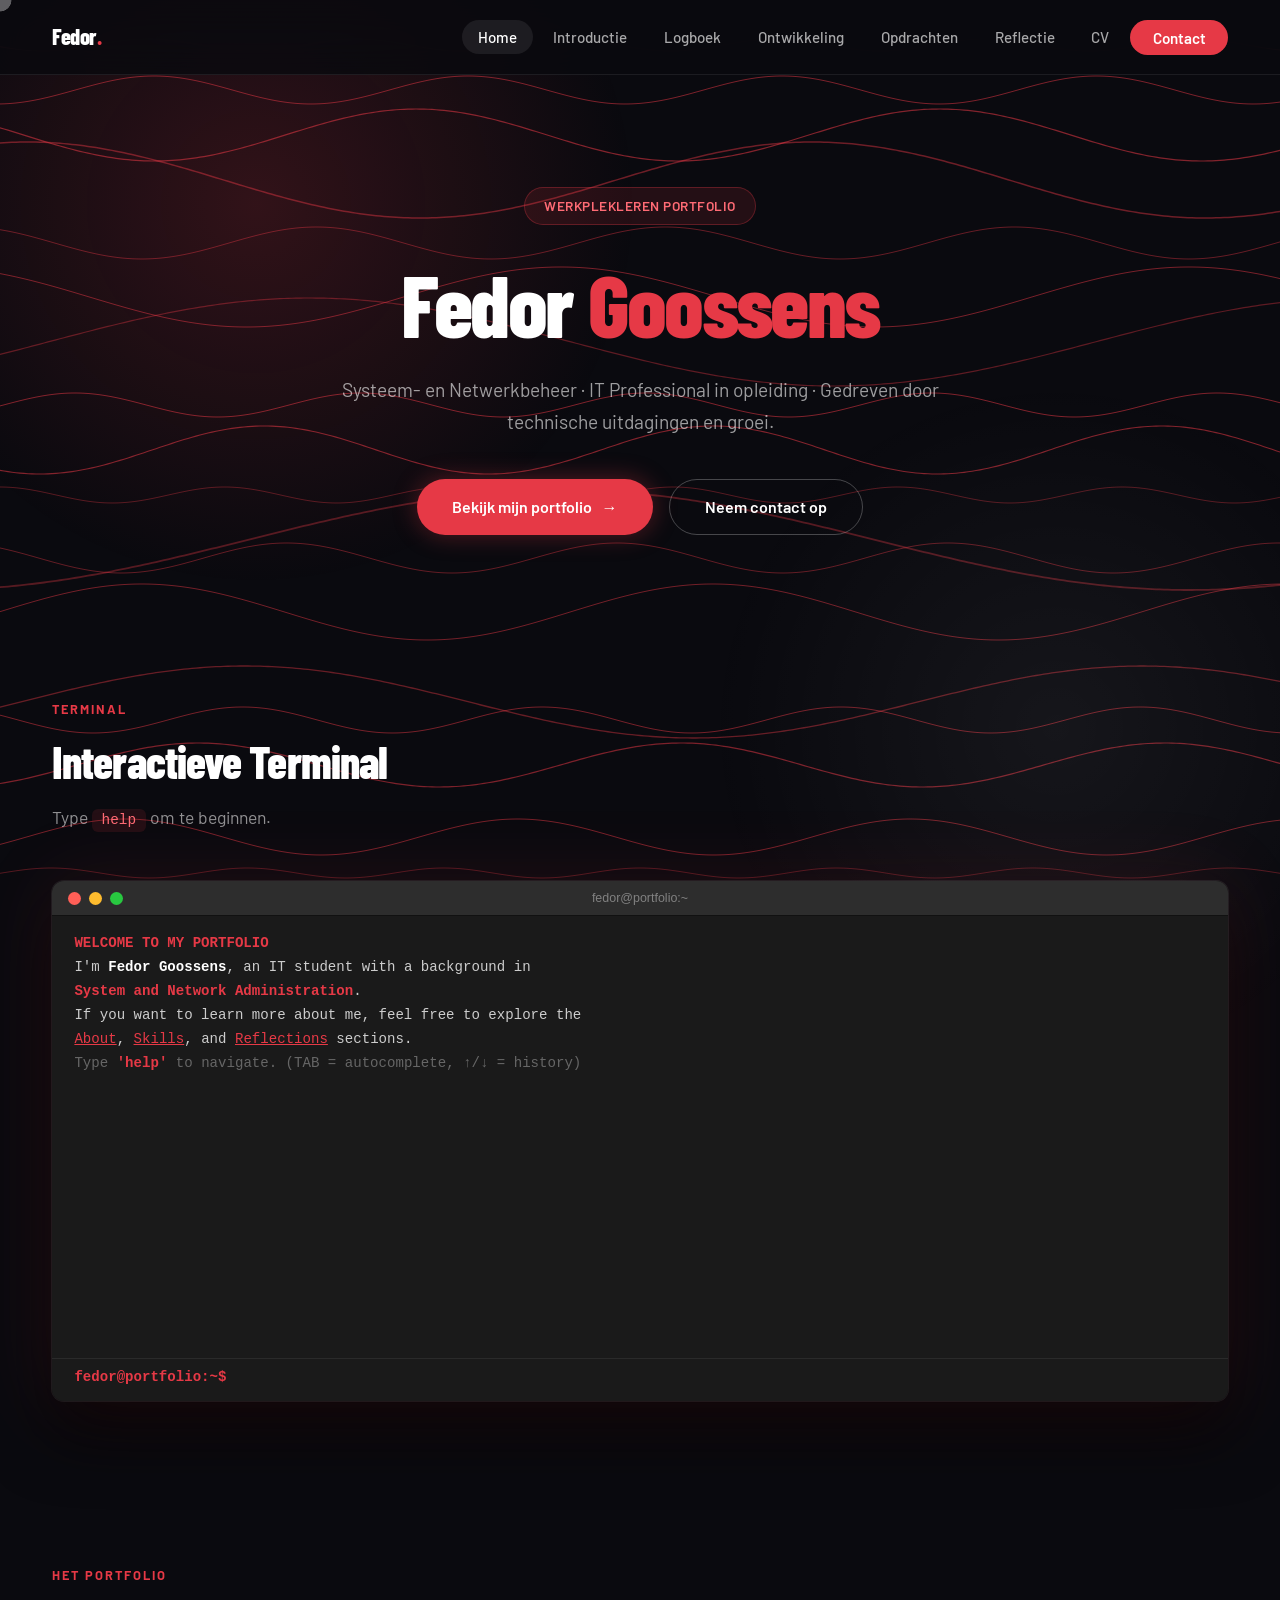
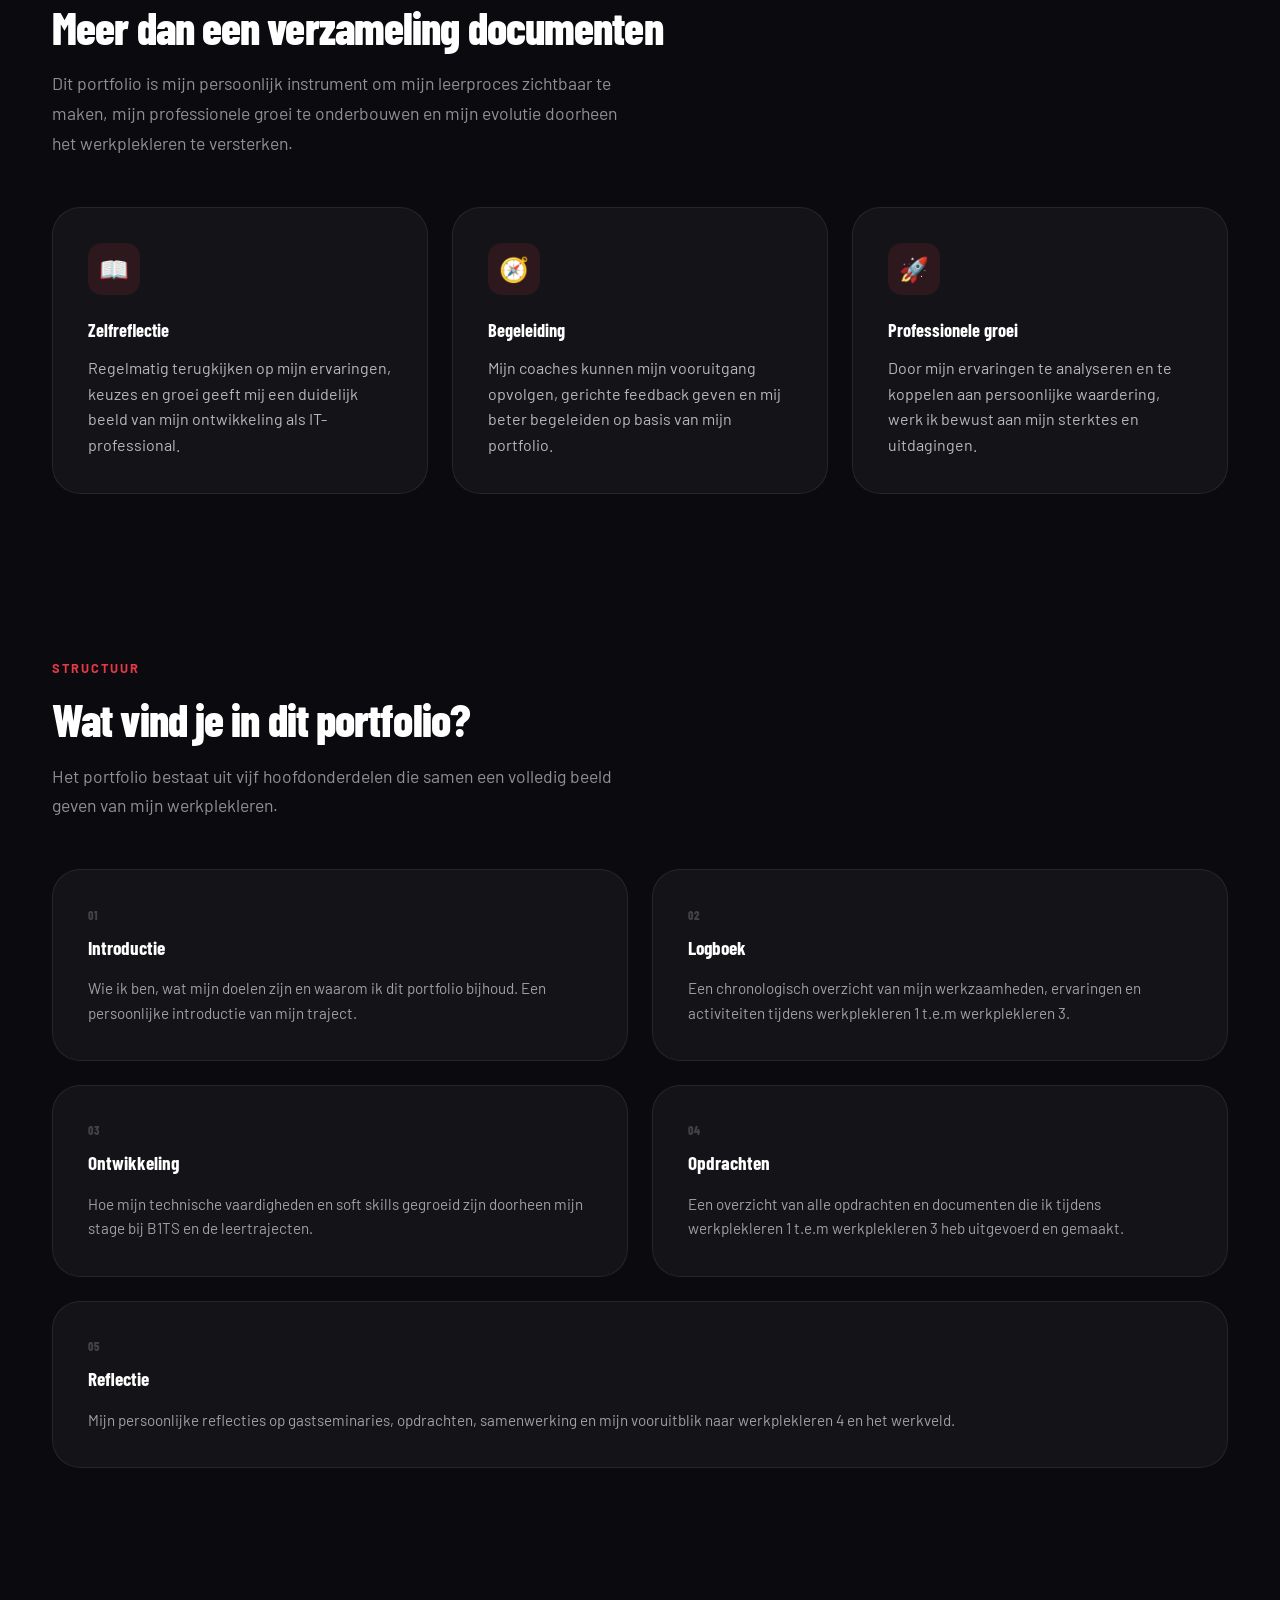
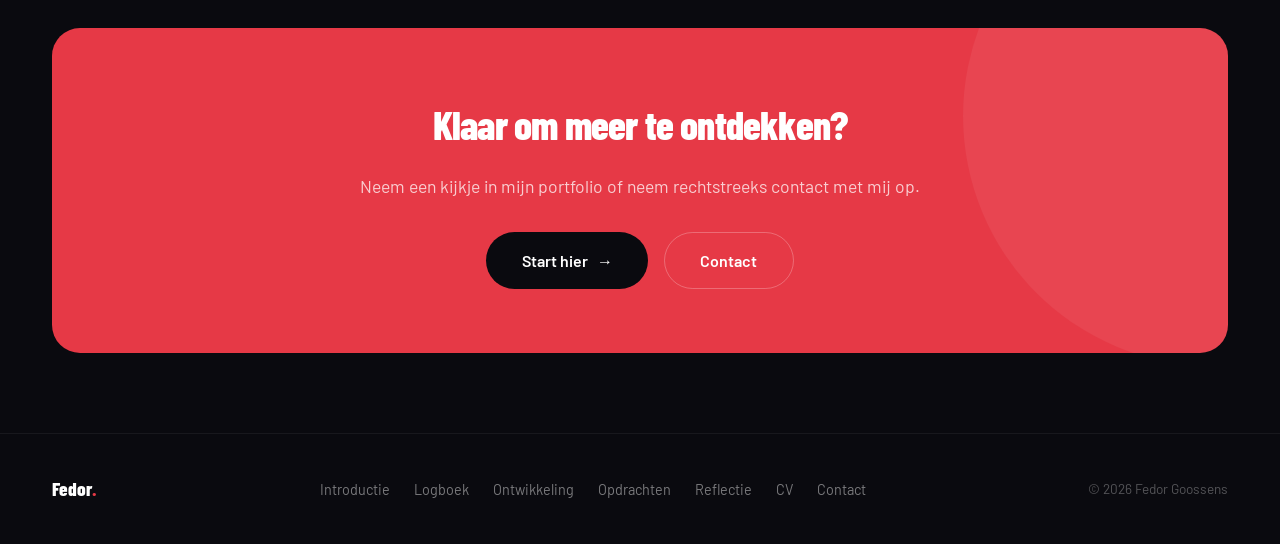
<file: index.html>
<!DOCTYPE html>
<html lang="nl">
<head>
    <meta charset="UTF-8">
    <meta name="viewport" content="width=device-width, initial-scale=1.0">
    <title>Portfolio – Fedor Goossens</title>
    <link rel="stylesheet" href="https://cdnjs.cloudflare.com/ajax/libs/animate.css/4.1.1/animate.min.css">
    <link rel="stylesheet" href="style.css">
</head>
<body>

<!-- ===== NAVIGATIE ===== -->
<header>
    <nav class="navbar">
        <a href="index.html" class="logo">Fedor<span>.</span></a>
        <ul class="nav-links" id="navLinks">
            <li><a href="index.html" class="active">Home</a></li>
            <li><a href="introductie.html">Introductie</a></li>
            <li><a href="logboek.html">Logboek</a></li>
            <li><a href="ontwikkeling.html">Ontwikkeling</a></li>
            <li><a href="opdrachten.html">Opdrachten</a></li>
            <li><a href="reflectie.html">Reflectie</a></li>
            <li><a href="cv.html">CV</a></li>
            <li><a href="contact.html" class="nav-cta">Contact</a></li>
        </ul>
        <div class="nav-toggle" id="navToggle">
            <span></span><span></span><span></span>
        </div>
    </nav>
</header>

<!-- ===== HERO ===== -->
<section class="hero">
    <div class="container">
        <div class="hero-badge fade-up d1"> Werkplekleren Portfolio</div>
        <h1 class="fade-up d2">Fedor <span class="highlight">Goossens</span></h1>
        <p class="fade-up d3">Systeem- en Netwerkbeheer · IT Professional in opleiding · Gedreven door technische uitdagingen en groei.</p>
        <div class="fade-up d4" style="display:flex; gap:1rem; justify-content:center; flex-wrap:wrap;">
            <a href="introductie.html" class="btn btn-primary btn-arrow"><span>Bekijk mijn portfolio</span></a>
            <a href="contact.html" class="btn btn-outline"><span>Neem contact op</span></a>
        </div>
    </div>
</section>

<!-- ===== TERMINAL ===== -->
<section>
    <div class="container">
        <div class="fade-up">
            <div class="section-label">Terminal</div>
            <h2 class="section-title">Interactieve Terminal</h2>
            <p class="section-subtitle">Type <code style="background:rgba(230,57,70,0.12);color:#ff6b75;padding:0.2rem 0.6rem;border-radius:6px;font-size:0.9rem;">help</code> om te beginnen.</p>
        </div>
        <div id="terminal-wrapper" class="fade-up d2">
            <div id="terminal">
                <div id="terminal-titlebar">
                    <span class="t-dot" style="background:#ff5f57;"></span>
                    <span class="t-dot" style="background:#febc2e;"></span>
                    <span class="t-dot" style="background:#28c840;"></span>
                    <span id="terminal-title">fedor@portfolio:~</span>
                </div>
                <div id="terminal-output">
                    <div class="t-welcome" id="t-welcome-block" style="opacity:0"></div>
                </div>
                <div id="terminal-input-line">
                    <span class="t-prompt">fedor@portfolio:~$&nbsp;</span>
                    <input type="text" id="terminal-input" autocomplete="off" autocorrect="off" autocapitalize="off" spellcheck="false" placeholder="">
                </div>
            </div>
        </div>
    </div>
</section>

<!-- ===== OVER HET PORTFOLIO ===== -->
<section>
    <div class="container">
        <div class="fade-up">
            <div class="section-label">Het portfolio</div>
            <h2 class="section-title">Meer dan een verzameling documenten</h2>
            <p class="section-subtitle">Dit portfolio is mijn persoonlijk instrument om mijn leerproces zichtbaar te maken, mijn professionele groei te onderbouwen en mijn evolutie doorheen het werkplekleren te versterken.</p>
        </div>
        <div class="grid-3">
            <div class="card fade-up d1">
                <div class="card-icon">📖</div>
                <h3 style="font-family:'Barlow Condensed',sans-serif; font-size:1.15rem; font-weight:700; margin-bottom:0.6rem;">Zelfreflectie</h3>
                <p>Regelmatig terugkijken op mijn ervaringen, keuzes en groei geeft mij een duidelijk beeld van mijn ontwikkeling als IT-professional.</p>
            </div>
            <div class="card fade-up d2">
                <div class="card-icon">🧭</div>
                <h3 style="font-family:'Barlow Condensed',sans-serif; font-size:1.15rem; font-weight:700; margin-bottom:0.6rem;">Begeleiding</h3>
                <p>Mijn coaches kunnen mijn vooruitgang opvolgen, gerichte feedback geven en mij beter begeleiden op basis van mijn portfolio.</p>
            </div>
            <div class="card fade-up d3">
                <div class="card-icon">🚀</div>
                <h3 style="font-family:'Barlow Condensed',sans-serif; font-size:1.15rem; font-weight:700; margin-bottom:0.6rem;">Professionele groei</h3>
                <p>Door mijn ervaringen te analyseren en te koppelen aan persoonlijke waardering, werk ik bewust aan mijn sterktes en uitdagingen.</p>
            </div>
        </div>
    </div>
</section>

<!-- ===== STRUCTUUR ===== -->
<section>
    <div class="container">
        <div class="fade-up">
            <div class="section-label">Structuur</div>
            <h2 class="section-title">Wat vind je in dit portfolio?</h2>
            <p class="section-subtitle">Het portfolio bestaat uit vijf hoofdonderdelen die samen een volledig beeld geven van mijn werkplekleren.</p>
        </div>
        <div class="grid-2">
            <a href="introductie.html" class="card-dark fade-up d1" style="text-decoration:none;">
                <div class="step-number">01</div>
                <h3>Introductie</h3>
                <p>Wie ik ben, wat mijn doelen zijn en waarom ik dit portfolio bijhoud. Een persoonlijke introductie van mijn traject.</p>
            </a>
            <a href="logboek.html" class="card-dark fade-up d2" style="text-decoration:none;">
                <div class="step-number">02</div>
                <h3>Logboek</h3>
                <p>Een chronologisch overzicht van mijn werkzaamheden, ervaringen en activiteiten tijdens werkplekleren 1 t.e.m werkplekleren 3.</p>
            </a>
            <a href="ontwikkeling.html" class="card-dark fade-up d3" style="text-decoration:none;">
                <div class="step-number">03</div>
                <h3>Ontwikkeling</h3>
                <p>Hoe mijn technische vaardigheden en soft skills gegroeid zijn doorheen mijn stage bij B1TS en de leertrajecten.</p>
            </a>
            <a href="opdrachten.html" class="card-dark fade-up d4" style="text-decoration:none;">
                <div class="step-number">04</div>
                <h3>Opdrachten</h3>
                <p>Een overzicht van alle opdrachten en documenten die ik tijdens werkplekleren 1 t.e.m werkplekleren 3 heb uitgevoerd en gemaakt.</p>
            </a>
            <a href="reflectie.html" class="card-dark fade-up d5" style="text-decoration:none; grid-column: 1 / -1;">
                <div class="step-number">05</div>
                <h3>Reflectie</h3>
                <p>Mijn persoonlijke reflecties op gastseminaries, opdrachten, samenwerking en mijn vooruitblik naar werkplekleren 4 en het werkveld.</p>
            </a>
        </div>
    </div>
</section>

<!-- ===== CTA ===== -->
<section>
    <div class="container">
        <div class="cta-banner fade-up">
            <h2>Klaar om meer te ontdekken?</h2>
            <p>Neem een kijkje in mijn portfolio of neem rechtstreeks contact met mij op.</p>
            <div style="display:flex; gap:1rem; justify-content:center; flex-wrap:wrap;">
                <a href="introductie.html" class="btn btn-dark btn-arrow"><span>Start hier</span></a>
                <a href="contact.html" class="btn btn-outline"><span>Contact</span></a>
            </div>
        </div>
    </div>
</section>


<!-- ===== FOOTER ===== -->
<footer>
    <div class="container">
        <div class="footer-inner">
            <a href="index.html" class="footer-logo">Fedor<span>.</span></a>
            <div class="footer-links">
                <a href="introductie.html">Introductie</a>
                <a href="logboek.html">Logboek</a>
                <a href="ontwikkeling.html">Ontwikkeling</a>
                <a href="opdrachten.html">Opdrachten</a>
                <a href="reflectie.html">Reflectie</a>
                <a href="cv.html">CV</a>
                <a href="contact.html">Contact</a>
            </div>
            <span class="footer-copy">© 2026 Fedor Goossens</span>
        </div>
    </div>
</footer>

<script>
    // Hamburger menu
    const toggle = document.getElementById('navToggle');
    const links  = document.getElementById('navLinks');
    toggle.addEventListener('click', () => links.classList.toggle('open'));

    // Fade-up on scroll
    const observer = new IntersectionObserver((entries) => {
        entries.forEach(e => {
            if (e.isIntersecting) {
                e.target.style.animation = 'fadeUp 0.7s cubic-bezier(0.4,0,0.2,1) forwards';
                observer.unobserve(e.target);
            }
        });
    }, { threshold: 0.1 });

    document.querySelectorAll('.card, .card-dark, .cta-banner').forEach(el => {
        if (!el.classList.contains('fade-up')) {
            el.style.opacity = '0';
            observer.observe(el);
        }
    });
</script>

<script>
// ===== TERMINAL =====
const output   = document.getElementById('terminal-output');
const input    = document.getElementById('terminal-input');
const wrapper  = document.getElementById('terminal-wrapper');
let history    = [];
let historyIdx = -1;

const COMMANDS = ['help','ls','whoami','skills','contact','status','ping','uptime','neofetch','man','clear',
                  'introductie','logboek','ontwikkeling','opdrachten','reflectie','home',
                  'cv','resume','projects','education','languages','history',
                  'sudo','cat','rm','git'];

const BOOT_TIME = new Date(Date.now() - 1000 * 60 * 60 * 24 * 12);

// ── Typewriter welkomstboodschap ──
(function typewriterWelcome() {
    const block = document.getElementById('t-welcome-block');
    if (!block) return;
    const lines = [
        '<span class="t-red">WELCOME TO MY PORTFOLIO</span>',
        'I\'m <span class="t-white">Fedor Goossens</span>, an IT student with a background in',
        '<span class="t-red">System and Network Administration</span>.',
        'If you want to learn more about me, feel free to explore the',
        '<span class="t-link" onclick="navigateTo(\'introductie.html\')">About</span>, <span class="t-link" onclick="navigateTo(\'ontwikkeling.html\')">Skills</span>, and <span class="t-link" onclick="navigateTo(\'reflectie.html\')">Reflections</span> sections.',
        '',
        '<span class="t-muted">Type <span class="t-red">\'help\'</span> to navigate. (TAB = autocomplete, ↑/↓ = history)</span>',
    ];
    block.style.opacity = '1';
    let lineIdx = 0;
    function nextLine() {
        if (lineIdx >= lines.length) return;
        const lineEl = document.createElement('div');
        lineEl.innerHTML = lines[lineIdx];
        block.appendChild(lineEl);
        output.scrollTop = output.scrollHeight;
        lineIdx++;
        setTimeout(nextLine, lineIdx === 1 ? 60 : 120);
    }
    setTimeout(nextLine, 300);
})();

function navigateTo(page) { window.location.href = page; }

function print(html) {
    const div = document.createElement('div');
    div.className = 't-line';
    div.innerHTML = html;
    output.appendChild(div);
    output.scrollTop = output.scrollHeight;
}

function printBlank() {
    const div = document.createElement('span');
    div.className = 't-blank';
    output.appendChild(div);
    output.scrollTop = output.scrollHeight;
}

function handleCommand(raw) {
    const trimmed = raw.trim();
    if (!trimmed) return;

    history.unshift(trimmed);
    historyIdx = -1;

    print(`<span class="t-cmd-echo">fedor@portfolio:~$ ${escHtml(trimmed)}</span>`);

    const parts = trimmed.split(/\s+/);
    const cmd   = parts[0].toLowerCase();
    const args  = parts.slice(1);

    switch (cmd) {

        case 'help':
            print('<span class="t-white t-bold">commands:</span>');
            print('  <span class="t-cyan">help</span>                  toon beschikbare commando\'s');
            print('  <span class="t-cyan">ls</span> <span class="t-muted">[ -l ]</span>             toon secties');
            print('  <span class="t-cyan">whoami</span>                over mij');
            print('  <span class="t-cyan">skills</span> <span class="t-muted">[--top]</span>        toon vaardigheden');
            print('  <span class="t-cyan">education</span>             opleiding &amp; school');
            print('  <span class="t-cyan">languages</span>             gesproken talen');
            print('  <span class="t-cyan">projects</span>              persoonlijke projecten');
            print('  <span class="t-cyan">cv</span>                    bekijk mijn Curriculum Vitae');
            print('  <span class="t-cyan">contact</span>               contactgegevens');
            print('  <span class="t-cyan">status</span>                beschikbaarheid / focus');
            print('  <span class="t-cyan">ping</span> <span class="t-muted">&lt;target&gt;</span>         simuleer ping');
            print('  <span class="t-cyan">uptime</span>                portfolio uptime');
            print('  <span class="t-cyan">neofetch</span>              systeem samenvatting');
            print('  <span class="t-cyan">history</span>               toon commando-geschiedenis');
            print('  <span class="t-cyan">man</span> <span class="t-muted">&lt;topic&gt;</span>           mini handleiding');
            print('  <span class="t-cyan">clear</span>                 leeg scherm');
            printBlank();
            print('<span class="t-white t-bold">secties:</span>');
            print('  home | introductie | logboek | ontwikkeling | opdrachten | reflectie | contact');
            printBlank();
            print('<span class="t-muted">tip: typ een sectienaam om er naartoe te gaan (bv. \'skills\')</span>');
            break;

        case 'ls':
            if (args.includes('-l')) {
                print('<span class="t-muted">drwxr-xr-x  introductie/</span>');
                print('<span class="t-muted">drwxr-xr-x  logboek/</span>');
                print('<span class="t-muted">drwxr-xr-x  ontwikkeling/</span>');
                print('<span class="t-muted">drwxr-xr-x  opdrachten/</span>');
                print('<span class="t-muted">drwxr-xr-x  reflectie/</span>');
                print('<span class="t-muted">-rw-r--r--  contact.html</span>');
            } else {
                print('<span class="t-cyan">introductie/</span>  <span class="t-cyan">logboek/</span>  <span class="t-cyan">ontwikkeling/</span>  <span class="t-cyan">opdrachten/</span>  <span class="t-cyan">reflectie/</span>  <span class="t-cyan">contact.html</span>');
            }
            break;

        case 'whoami':
            printBlank();
            print('<span class="t-white t-bold">Fedor Goossens</span>');
            printBlank();
            print('  <span class="t-table-key">Opleiding</span>     <span class="t-table-val">Systeem- en Netwerkbeheer (SNE)</span>');
            print('  <span class="t-table-key">Stage</span>         <span class="t-table-val">B1TS – IT bedrijf</span>');
            print('  <span class="t-table-key">Focus</span>         <span class="t-table-val">Linux, netwerken, automatisatie</span>');
            print('  <span class="t-table-key">Ambitie</span>       <span class="t-table-val">Systeembeheerder / Netwerkbeheerder</span>');
            print('  <span class="t-table-key">Sterktes</span>      <span class="t-table-val">Analytisch denken, troubleshooting, zelfstandig</span>');
            printBlank();
            break;

        case 'skills':
            if (args.includes('--top')) {
                print('<span class="t-white t-bold">Top skills:</span>');
                print('  <span class="t-red">★★★★★</span>  WatchGuard / Firewall');
                print('  <span class="t-red">★★★★★</span>  VLAN & Netwerksegmentatie');
                print('  <span class="t-red">★★★★☆</span>  Linux (Ubuntu Server)');
                print('  <span class="t-red">★★★★☆</span>  Veeam Backup & Replication');
                print('  <span class="t-red">★★★★☆</span>  PowerShell / Scripting');
            } else {
                print('<span class="t-white t-bold">Technische skills:</span>');
                print('  <span class="t-cyan">Netwerk</span>     WatchGuard, VLAN, UniFi, DHCP, VPN, Trunking');
                print('  <span class="t-cyan">Servers</span>     Windows Server, Ubuntu Server, Azure, iLO');
                print('  <span class="t-cyan">Tools</span>       Veeam, Pulseway, TeamViewer, Windows Admin Center');
                print('  <span class="t-cyan">Scripting</span>   PowerShell, Podman, Bash');
                printBlank();
                print('<span class="t-muted">Tip: gebruik \'skills --top\' voor top 5 • of ga naar </span><span class="t-link" onclick="navigateTo(\'ontwikkeling.html\')">ontwikkeling</span>');
            }
            break;

        case 'contact':      navigateTo('contact.html');     break;

        // Old contact command is now a nav shortcut — keep data command too


        case 'status':
            printBlank();
            print('  <span class="t-green">●</span>  <span class="t-white">Beschikbaar voor werkplekleren 4</span>');
            print('  <span class="t-green">●</span>  <span class="t-white">Reactietijd: &lt; 24 uur</span>');
            print('  <span class="t-yellow">●</span>  <span class="t-white">Focus: Linux, netwerken & automatisatie</span>');
            print('  <span class="t-cyan">●</span>  <span class="t-white">Stage bij B1TS – werkplekleren 3 voltooid</span>');
            printBlank();
            break;

        case 'ping':
            const target = args[0] || 'portfolio';
            print(`PING ${escHtml(target)} – 56 data bytes`);
            [12, 9, 11, 10].forEach((ms, i) => {
                setTimeout(() => print(`64 bytes from ${escHtml(target)}: icmp_seq=${i+1} ttl=64 time=<span class="t-green">${ms} ms</span>`), i * 300);
            });
            setTimeout(() => {
                print('');
                print(`--- ${escHtml(target)} ping statistics ---`);
                print('4 packets transmitted, <span class="t-green">4 received</span>, 0% packet loss');
            }, 1400);
            break;

        case 'uptime':
            const now   = new Date();
            const diff  = now - BOOT_TIME;
            const days  = Math.floor(diff / 86400000);
            const hours = Math.floor((diff % 86400000) / 3600000);
            const mins  = Math.floor((diff % 3600000) / 60000);
            print(`up <span class="t-green">${days} days, ${hours}:${String(mins).padStart(2,'0')}</span>, load average: <span class="t-cyan">0.42, 0.38, 0.31</span>`);
            break;

        case 'neofetch':
            printBlank();
            print('        <span class="t-red">██████</span>      <span class="t-white t-bold">fedor</span><span class="t-muted">@</span><span class="t-white t-bold">portfolio</span>');
            print('       <span class="t-red">████████</span>     <span class="t-muted">──────────────────</span>');
            print('      <span class="t-red">██</span>  <span class="t-white">██</span>  <span class="t-red">██</span>    <span class="t-cyan">OS:</span>      Portfolio v1.0');
            print('      <span class="t-red">████████████</span>  <span class="t-cyan">Shell:</span>   terminal.js');
            print('       <span class="t-red">██████████</span>   <span class="t-cyan">Opleiding:</span> SNE – Systeem & Netwerk');
            print('        <span class="t-red">████████</span>    <span class="t-cyan">Stage:</span>   B1TS');
            print('         <span class="t-red">██████</span>     <span class="t-cyan">Focus:</span>   Linux · Netwerk · Cloud');
            print('          <span class="t-red">████</span>      <span class="t-cyan">Email:</span>   fedor.goossens@outlook.com');
            printBlank();
            break;

        case 'man':
            const topic = args[0];
            const manuals = {
                whoami:         'Geeft informatie over Fedor Goossens: opleiding, stage, focus en sterktes.',
                skills:         'Toont technische vaardigheden. Gebruik --top voor de top 5.',
                contact:        'Navigeert naar de contactpagina.',
                cv:             'Toont een samenvatting van het CV en een link naar cv.html.',
                resume:         'Alias voor cv.',
                projects:       'Toont een overzicht van persoonlijke en stage-projecten.',
                education:      'Toont opleidingsinfo: school, diploma, focus en stages.',
                languages:      'Toont gesproken talen met visuele niveaubalk.',
                certifications: 'Toont behaalde en lopende certificaten en badges.',
                history:        'Toont de eerder ingevoerde commando\'s in deze sessie.',
                ping:           'Simuleert een netwerkping naar een doelwit. Gebruik: ping <target>',
                neofetch:       'Toont een systeem-samenvatting in ASCII stijl.',
                status:         'Toont beschikbaarheid, reactietijd en huidige focus.',
                ls:             'Toont de secties van het portfolio. Gebruik -l voor details.',
                uptime:         'Toont hoe lang het portfolio al online is.',
                sudo:           'Probeer: sudo hire me 😏',
                cat:            'Lees bestanden. Probeer: cat /etc/fedor',
                git:            'Git commando\'s. Probeer: git log of git status',
            };
            if (!topic) {
                print('<span class="t-yellow">Gebruik: man &lt;command&gt;</span>');
                print(`Beschikbare topics: ${Object.keys(manuals).join(', ')}`);
            } else if (manuals[topic]) {
                printBlank();
                print(`<span class="t-white t-bold">MAN PAGE – ${topic.toUpperCase()}</span>`);
                print(`  ${manuals[topic]}`);
                printBlank();
            } else {
                print(`<span class="t-yellow">Geen handleiding voor '${escHtml(topic)}'</span>`);
            }
            break;

        case 'clear':
            output.innerHTML = '';
            break;

        case 'cv':
        case 'resume':
            printBlank();
            print('  <span class="t-white t-bold">📄 Curriculum Vitae – Fedor Goossens</span>');
            printBlank();
            print('  <span class="t-table-key">Naam</span>          <span class="t-table-val">Fedor Goossens</span>');
            print('  <span class="t-table-key">Opleiding</span>     <span class="t-table-val">Graduaat Systeem- en Netwerkbeheer</span>');
            print('  <span class="t-table-key">Stage</span>         <span class="t-table-val">B1TS – IT bedrijf</span>');
            print('  <span class="t-table-key">Email</span>         <span class="t-table-val">fedor.goossens@outlook.com</span>');
            printBlank();
            print('  <span class="t-muted">Bekijk mijn volledige CV: </span><span class="t-link" onclick="navigateTo(\'cv.html\')">cv.html</span>');
            printBlank();
            break;

        case 'projects':
            printBlank();
            print('<span class="t-white t-bold">Projecten:</span>');
            printBlank();
            print('  <span class="t-red">▸</span> <span class="t-white">Portfolio Website</span>     <span class="t-muted">— deze interactieve terminal-portfolio (HTML/CSS/JS)</span>');
            print('  <span class="t-red">▸</span> <span class="t-white">MDT Deployment</span>       <span class="t-muted">— Windows automatisch uitrollen via Microsoft Deployment Toolkit</span>');
            print('  <span class="t-red">▸</span> <span class="t-white">VLAN Segmentatie</span>     <span class="t-muted">— netwerksegmentatie met UniFi &amp; WatchGuard bij B1TS</span>');
            print('  <span class="t-red">▸</span> <span class="t-white">Linux Server Setup</span>   <span class="t-muted">— Ubuntu Server configuratie &amp; Podman containers</span>');
            printBlank();
            print('  <span class="t-muted">Meer details: </span><span class="t-link" onclick="navigateTo(\'opdrachten.html\')">opdrachten</span>');
            printBlank();
            break;

        case 'education':
            printBlank();
            print('<span class="t-white t-bold">Opleiding:</span>');
            printBlank();
            print('  <span class="t-table-key">Diploma</span>       <span class="t-table-val">Graduaat Systeem- en Netwerkbeheer</span>');
            print('  <span class="t-table-key">School</span>        <span class="t-table-val">PXL / Graduaatsopleiding</span>');
            print('  <span class="t-table-key">Land</span>          <span class="t-table-val">België</span>');
            print('  <span class="t-table-key">Focus</span>         <span class="t-table-val">Netwerken, Servers, Linux, Cloud, Automatisatie</span>');
            print('  <span class="t-table-key">Werkplekleren</span> <span class="t-table-val">stage bij B1TS (WPL1 – WPL4)</span>');
            printBlank();
            break;

        case 'languages':
            printBlank();
            print('<span class="t-white t-bold">Talen:</span>');
            printBlank();
            print('  <span class="t-green">████████████████████</span>  <span class="t-white">Nederlands</span>   <span class="t-muted">Moedertaal</span>');
            print('  <span class="t-green">████████████████</span><span class="t-muted">████</span>  <span class="t-white">Engels</span>       <span class="t-muted">Gevorderd</span>');
            print('  <span class="t-green">████████</span><span class="t-muted">████████████</span>  <span class="t-white">Frans</span>        <span class="t-muted">Basiskennis</span>');
            printBlank();
            break;

        case 'history':
            printBlank();
            if (history.length === 0) {
                print('  <span class="t-muted">Nog geen commando\'s ingevoerd.</span>');
            } else {
                history.slice().reverse().forEach((cmd, i) => {
                    print(`  <span class="t-muted">${String(i + 1).padStart(3, ' ')}</span>  <span class="t-white">${escHtml(cmd)}</span>`);
                });
            }
            printBlank();
            break;

        case 'sudo':
            if (args.join(' ').toLowerCase() === 'hire me') {
                printBlank();
                print('  <span class="t-green">✔ sudo: authenticatie geslaagd</span>');
                print('  <span class="t-green">✔ Verzoek verwerkt: hire Fedor Goossens</span>');
                printBlank();
                print('  <span class="t-white">Uitstekende keuze! 🎉</span>');
                print('  <span class="t-muted">Stuur mij een bericht via </span><span class="t-link" onclick="navigateTo(\'contact.html\')">contact</span>');
                printBlank();
            } else if (args[0] === 'rm' || (args[0] === '-rf' && args[1] === '/')) {
                print('  <span class="t-red">rm: het verwijderen van \'/\' is niet toegestaan</span>');
                print('  <span class="t-muted">Gelukkig maar. Dit portfolio is te mooi om te deleten.</span>');
            } else {
                print(`  <span class="t-yellow">sudo: ${escHtml(args.join(' ')|| 'commando')}: permission denied</span>`);
                print('  <span class="t-muted">Tip: probeer \'sudo hire me\'</span>');
            }
            break;

        case 'cat':
            if (args[0] === '/etc/fedor') {
                printBlank();
                print('  <span class="t-muted"># /etc/fedor – systeemconfiguratie</span>');
                printBlank();
                print('  <span class="t-cyan">NAME</span>=<span class="t-green">"Fedor Goossens"</span>');
                print('  <span class="t-cyan">ROLE</span>=<span class="t-green">"IT Student / Junior Sysadmin"</span>');
                print('  <span class="t-cyan">STAGE</span>=<span class="t-green">"B1TS"</span>');
                print('  <span class="t-cyan">COFFEE_DEPENDENCY</span>=<span class="t-green">"HIGH"</span>');
                print('  <span class="t-cyan">BUG_TOLERANCE</span>=<span class="t-green">"LOW"</span>');
                print('  <span class="t-cyan">LEARNS_FAST</span>=<span class="t-green">"true"</span>');
                print('  <span class="t-cyan">AVAILABLE_FOR_HIRE</span>=<span class="t-green">"true"</span>');
                printBlank();
            } else if (args[0]) {
                print(`  <span class="t-yellow">cat: ${escHtml(args[0])}: Bestand niet gevonden</span>`);
                print('  <span class="t-muted">Tip: probeer \'cat /etc/fedor\'</span>');
            } else {
                print('  <span class="t-yellow">Gebruik: cat &lt;bestand&gt;</span>');
            }
            break;

        case 'rm':
            if (args.includes('-rf') && (args.includes('/') || args.includes('--no-preserve-root'))) {
                print('  <span class="t-red">rm: het verwijderen van \'/\' is geblokkeerd</span>');
                print('  <span class="t-red">error: portfolio te kostbaar om te verwijderen 💀</span>');
                print('  <span class="t-muted">nice try.</span>');
            } else {
                print(`  <span class="t-yellow">rm: ontbrekende operand — gebruik -rf / voor... nee, doe dat niet.</span>`);
            }
            break;

        case 'git':
            if (args[0] === 'log') {
                printBlank();
                print('  <span class="t-yellow">commit a3f7d2c</span> <span class="t-muted">(HEAD → main)</span>');
                print('  <span class="t-muted">Date: Nu</span>');
                print('  <span class="t-white">  WPL4 gestart – graduaatsproef in uitvoering</span>');
                printBlank();
                print('  <span class="t-yellow">commit 9c1e84b</span>');
                print('  <span class="t-muted">Date: 2025</span>');
                print('  <span class="t-white">  Stage WPL3 voltooid bij B1TS – VLAN &amp; MDT opgezet</span>');
                printBlank();
                print('  <span class="t-yellow">commit 4d2a61f</span>');
                print('  <span class="t-muted">Date: 2024</span>');
                print('  <span class="t-white">  Gestart met opleiding Systeem- en Netwerkbeheer</span>');
                printBlank();
                print('  <span class="t-yellow">commit 0000001</span>');
                print('  <span class="t-muted">Date: 2002</span>');
                print('  <span class="t-white">  Initial commit: Fedor.exe geïnitialiseerd 🚀</span>');
                printBlank();
            } else if (args[0] === 'status') {
                printBlank();
                print('  On branch <span class="t-green">main</span>');
                print('  Your branch is up to date with \'origin/main\'');
                printBlank();
                print('  <span class="t-green">nothing to commit, working tree clean</span>');
                printBlank();
            } else {
                print(`  <span class="t-yellow">git: '${escHtml(args[0] || '')}' is geen git commando. Probeer 'git log' of 'git status'</span>`);
            }
            break;

        // Navigatie shortcuts
        case 'home':         navigateTo('index.html');        break;
        case 'introductie':  navigateTo('introductie.html');  break;
        case 'logboek':      navigateTo('logboek.html');      break;
        case 'ontwikkeling': navigateTo('ontwikkeling.html'); break;
        case 'skills':       navigateTo('ontwikkeling.html'); break;
        case 'opdrachten':   navigateTo('opdrachten.html');   break;
        case 'reflectie':    navigateTo('reflectie.html');    break;
        case 'about':        navigateTo('introductie.html');  break;
        case 'education':    navigateTo('ontwikkeling.html'); break;

        default:
            print(`<span class="t-yellow">Commando niet gevonden: '${escHtml(cmd)}'</span> — typ <span class="t-red">help</span> voor een overzicht.`);
    }
}

function escHtml(str) {
    return str.replace(/&/g,'&amp;').replace(/</g,'&lt;').replace(/>/g,'&gt;');
}

// Input afhandeling
input.addEventListener('keydown', (e) => {
    if (e.key === 'Enter') {
        handleCommand(input.value);
        input.value = '';
    } else if (e.key === 'ArrowUp') {
        e.preventDefault();
        if (historyIdx < history.length - 1) {
            historyIdx++;
            input.value = history[historyIdx];
        }
    } else if (e.key === 'ArrowDown') {
        e.preventDefault();
        if (historyIdx > 0) {
            historyIdx--;
            input.value = history[historyIdx];
        } else {
            historyIdx = -1;
            input.value = '';
        }
    } else if (e.key === 'Tab') {
        e.preventDefault();
        const val = input.value.trim();
        const match = COMMANDS.find(c => c.startsWith(val));
        if (match) input.value = match;
    }
});

// Klik op terminal = focus input
document.getElementById('terminal').addEventListener('click', () => input.focus());
</script>
    <script src="waves.js"></script>
    <script src="cursor.js"></script>
    <script src="scroll-animate.js"></script>
    <script>const sa = new ScrollAnimate();</script>
</body>
</html>
</file>
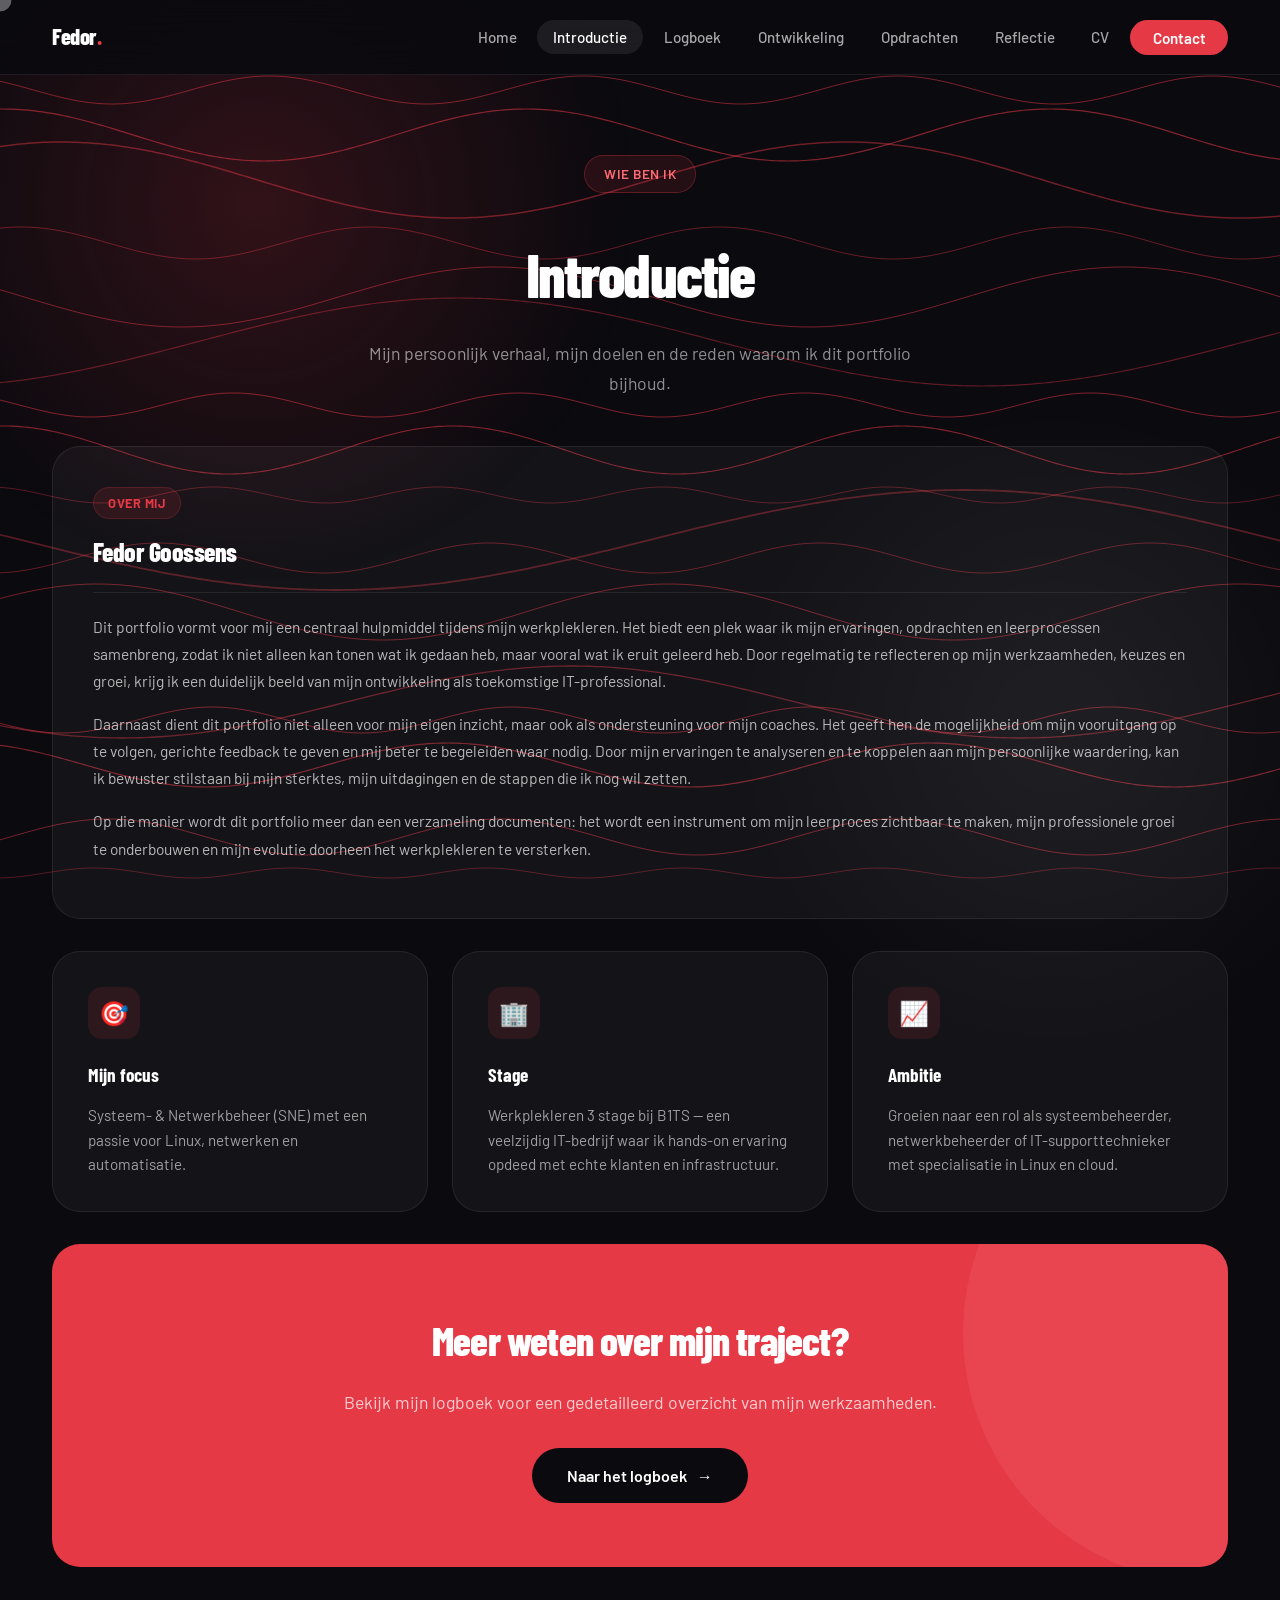
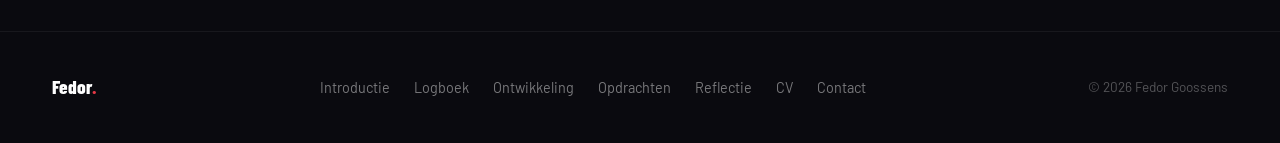
<file: introductie.html>
<!DOCTYPE html>
<html lang="nl">
<head>
    <meta charset="UTF-8">
    <meta name="viewport" content="width=device-width, initial-scale=1.0">
    <title>Portfolio – Introductie</title>
    <link rel="stylesheet" href="https://cdnjs.cloudflare.com/ajax/libs/animate.css/4.1.1/animate.min.css">
    <link rel="stylesheet" href="style.css">
</head>
<body>

<header>
    <nav class="navbar">
        <a href="index.html" class="logo">Fedor<span>.</span></a>
        <ul class="nav-links" id="navLinks">
            <li><a href="index.html">Home</a></li>
            <li><a href="introductie.html" class="active">Introductie</a></li>
            <li><a href="logboek.html">Logboek</a></li>
            <li><a href="ontwikkeling.html">Ontwikkeling</a></li>
            <li><a href="opdrachten.html">Opdrachten</a></li>
            <li><a href="reflectie.html">Reflectie</a></li>
            <li><a href="cv.html">CV</a></li>
            <li><a href="contact.html" class="nav-cta">Contact</a></li>
        </ul>
        <div class="nav-toggle" id="navToggle">
            <span></span><span></span><span></span>
        </div>
    </nav>
</header>

<div class="page-header">
    <div class="container">
        <div class="hero-badge fade-up d1 sa-js" data-sa-anim="fadeInDown" data-sa-duration="600ms" data-sa-delay="0ms">Wie ben ik</div>
        <h1 class="fade-up d2 sa-js" data-sa-anim="fadeInUp" data-sa-duration="700ms" data-sa-delay="100ms">Introductie</h1>
        <p class="fade-up d3 sa-js" data-sa-anim="fadeInUp" data-sa-duration="700ms" data-sa-delay="200ms">Mijn persoonlijk verhaal, mijn doelen en de reden waarom ik dit portfolio bijhoud.</p>
    </div>
</div>

<div class="content-section">
    <div class="container">

        <div class="content-card fade-up d1 sa-js" data-sa-anim="fadeInUp" data-sa-duration="700ms" data-sa-delay="0ms">
            <div class="card-label">Over mij</div>
            <h2>Fedor Goossens</h2>
            <hr class="divider-card">
            <p>
                Dit portfolio vormt voor mij een centraal hulpmiddel tijdens mijn werkplekleren.
                Het biedt een plek waar ik mijn ervaringen, opdrachten en leerprocessen samenbreng,
                zodat ik niet alleen kan tonen wat ik gedaan heb, maar vooral wat ik eruit geleerd heb.
                Door regelmatig te reflecteren op mijn werkzaamheden, keuzes en groei, krijg ik een duidelijk beeld van mijn ontwikkeling als toekomstige IT-professional.
            </p>
            <p>
                Daarnaast dient dit portfolio niet alleen voor mijn eigen inzicht, maar ook als ondersteuning voor mijn coaches.
                Het geeft hen de mogelijkheid om mijn vooruitgang op te volgen, gerichte feedback te geven en mij beter te begeleiden waar nodig.
                Door mijn ervaringen te analyseren en te koppelen aan mijn persoonlijke waardering, kan ik bewuster stilstaan bij mijn sterktes, mijn uitdagingen en de stappen die ik nog wil zetten.
            </p>
            <p>
                Op die manier wordt dit portfolio meer dan een verzameling documenten:
                het wordt een instrument om mijn leerproces zichtbaar te maken, mijn professionele groei te onderbouwen
                en mijn evolutie doorheen het werkplekleren te versterken.
            </p>
        </div>

        <div class="grid-3 sa-js" data-sa-anim="fadeInUp" data-sa-duration="700ms" data-sa-delay="100ms" style="margin-bottom:2rem;">
            <div class="card-dark fade-up d2 sa-js" data-sa-anim="fadeInUp" data-sa-duration="600ms" data-sa-delay="100ms">
                <div class="card-icon" style="background:rgba(230,57,70,0.12);">🎯</div>
                <h3>Mijn focus</h3>
                <p>Systeem- & Netwerkbeheer (SNE) met een passie voor Linux, netwerken en automatisatie.</p>
            </div>
            <div class="card-dark fade-up d3 sa-js" data-sa-anim="fadeInUp" data-sa-duration="600ms" data-sa-delay="200ms">
                <div class="card-icon" style="background:rgba(230,57,70,0.12);">🏢</div>
                <h3>Stage</h3>
                <p>Werkplekleren 3 stage bij B1TS — een veelzijdig IT-bedrijf waar ik hands-on ervaring opdeed met echte klanten en infrastructuur.</p>
            </div>
            <div class="card-dark fade-up d4 sa-js" data-sa-anim="fadeInUp" data-sa-duration="600ms" data-sa-delay="300ms">
                <div class="card-icon" style="background:rgba(230,57,70,0.12);">📈</div>
                <h3>Ambitie</h3>
                <p>Groeien naar een rol als systeembeheerder, netwerkbeheerder of IT-supporttechnieker met specialisatie in Linux en cloud.</p>
            </div>
        </div>

        <div class="cta-banner fade-up sa-js" data-sa-anim="fadeInUp" data-sa-duration="700ms">
            <h2>Meer weten over mijn traject?</h2>
            <p>Bekijk mijn logboek voor een gedetailleerd overzicht van mijn werkzaamheden.</p>
            <a href="logboek.html" class="btn btn-dark btn-arrow"><span>Naar het logboek</span></a>
        </div>

    </div>
</div>

<footer>
    <div class="container">
        <div class="footer-inner">
            <a href="index.html" class="footer-logo">Fedor<span>.</span></a>
            <div class="footer-links">
                <a href="introductie.html">Introductie</a>
                <a href="logboek.html">Logboek</a>
                <a href="ontwikkeling.html">Ontwikkeling</a>
                <a href="opdrachten.html">Opdrachten</a>
                <a href="reflectie.html">Reflectie</a>
                <a href="cv.html">CV</a>
                <a href="contact.html">Contact</a>
            </div>
            <span class="footer-copy">© 2026 Fedor Goossens</span>
        </div>
    </div>
</footer>

<script>
    const toggle = document.getElementById('navToggle');
    const links  = document.getElementById('navLinks');
    toggle.addEventListener('click', () => links.classList.toggle('open'));
</script>
    <script src="waves.js"></script>
    <script src="cursor.js"></script>
    <script src="scroll-animate.js"></script>
    <script>const sa = new ScrollAnimate();</script>
</body>
</html>
</file>
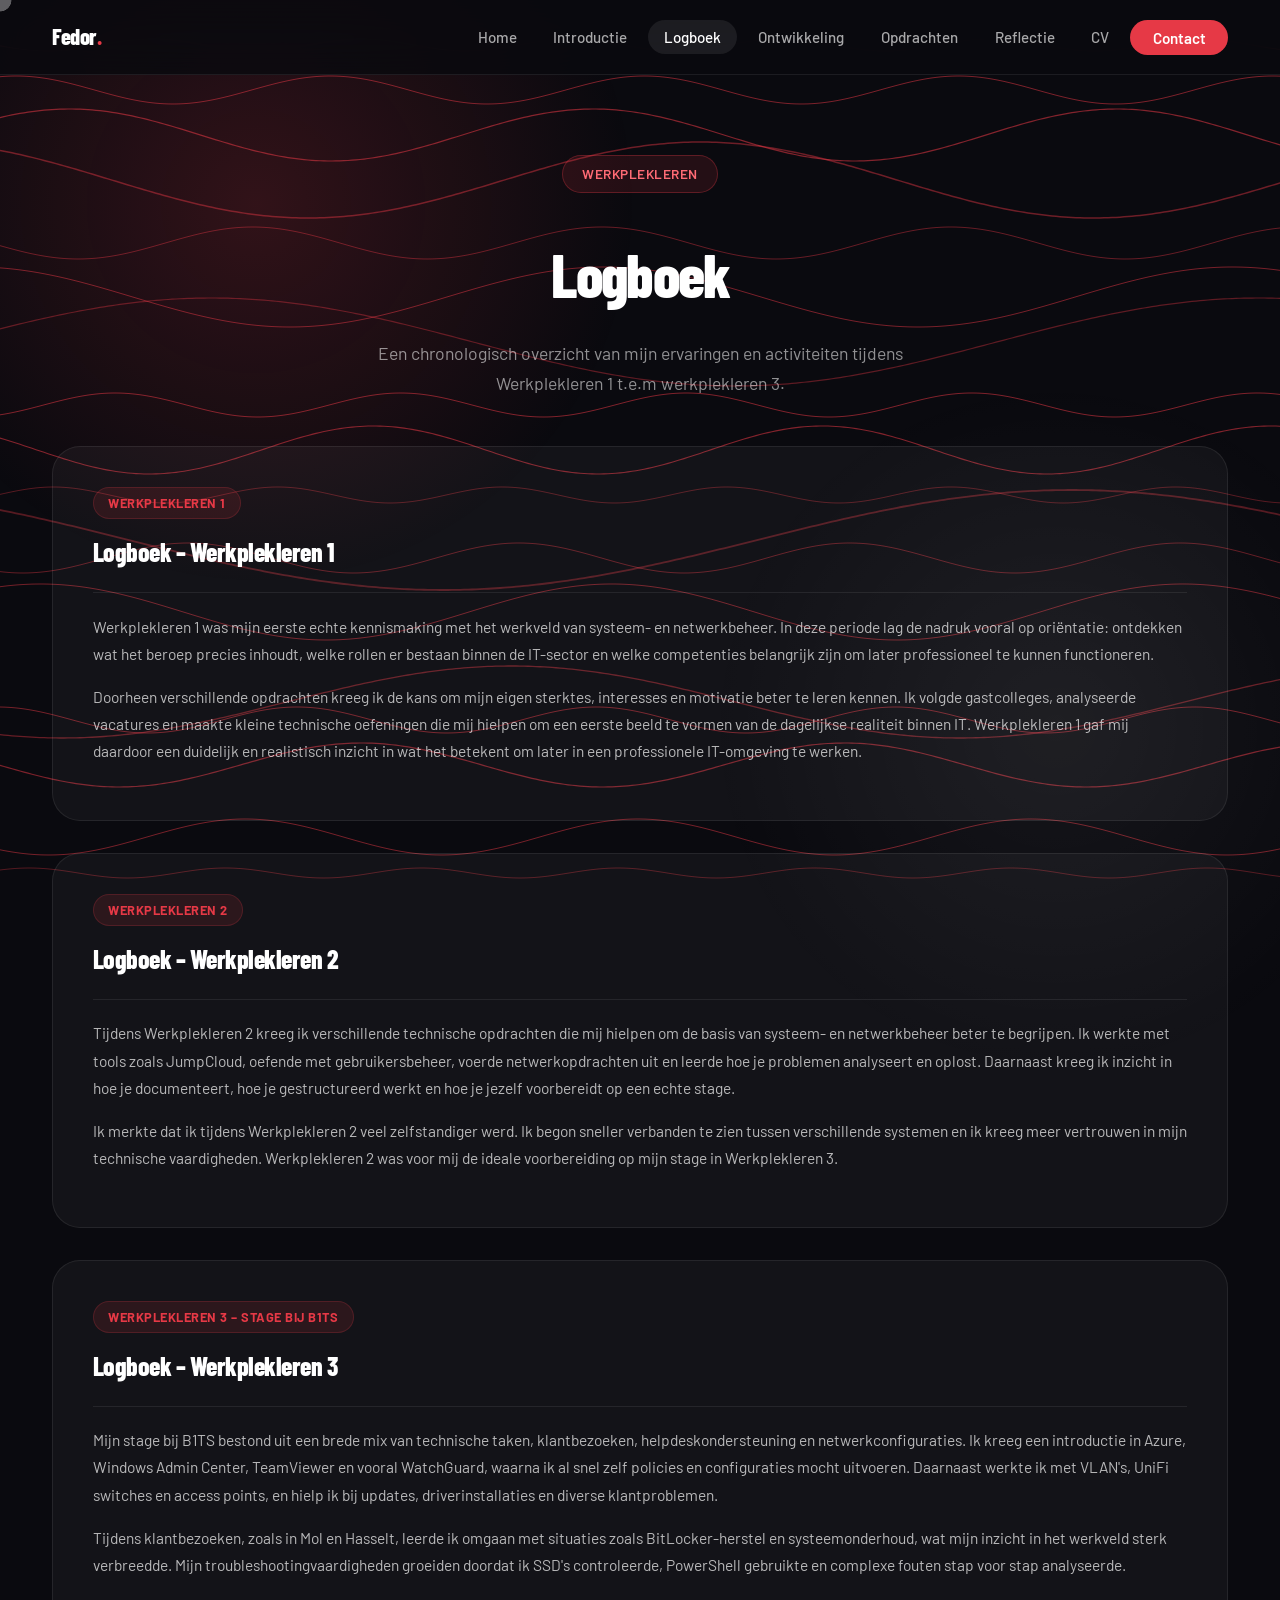
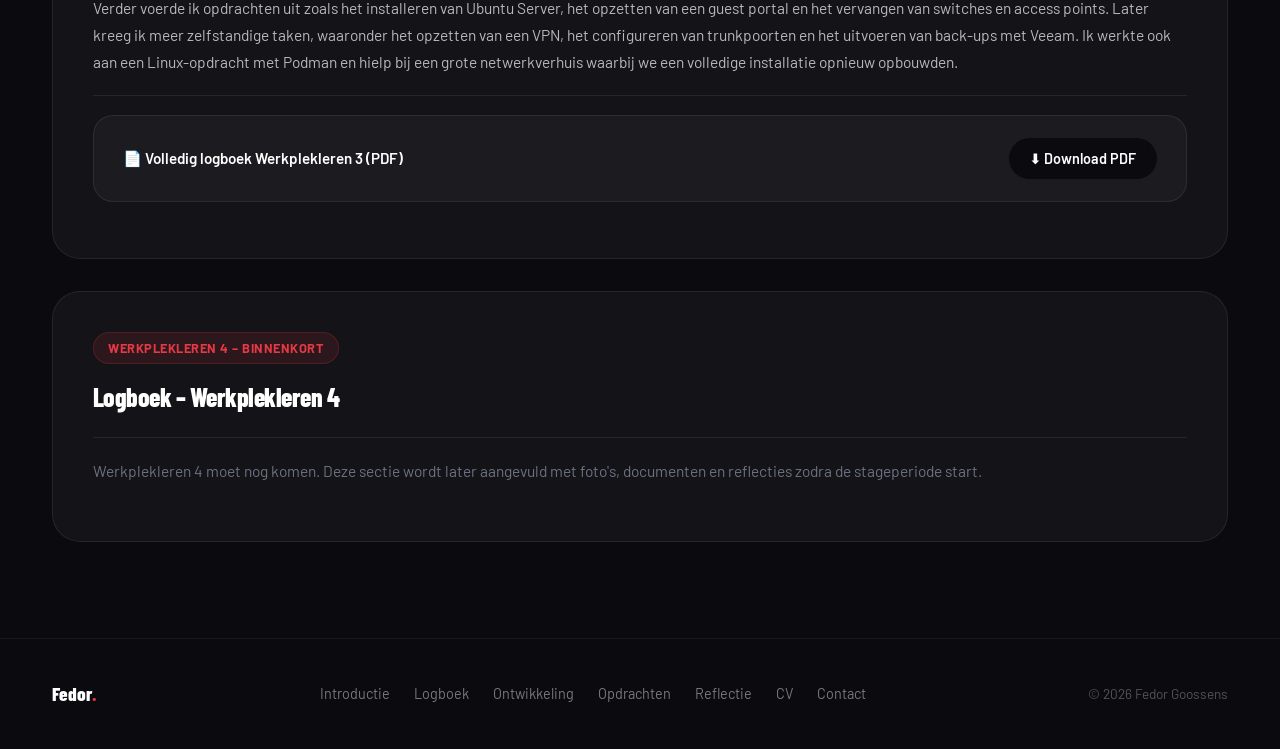
<file: logboek.html>
<!DOCTYPE html>
<html lang="nl">
<head>
    <meta charset="UTF-8">
    <meta name="viewport" content="width=device-width, initial-scale=1.0">
    <title>Portfolio – Logboek</title>
    <link rel="stylesheet" href="https://cdnjs.cloudflare.com/ajax/libs/animate.css/4.1.1/animate.min.css">
    <link rel="stylesheet" href="style.css">
</head>
<body>

<header>
    <nav class="navbar">
        <a href="index.html" class="logo">Fedor<span>.</span></a>
        <ul class="nav-links" id="navLinks">
            <li><a href="index.html">Home</a></li>
            <li><a href="introductie.html">Introductie</a></li>
            <li><a href="logboek.html" class="active">Logboek</a></li>
            <li><a href="ontwikkeling.html">Ontwikkeling</a></li>
            <li><a href="opdrachten.html">Opdrachten</a></li>
            <li><a href="reflectie.html">Reflectie</a></li>
            <li><a href="cv.html">CV</a></li>
            <li><a href="contact.html" class="nav-cta">Contact</a></li>
        </ul>
        <div class="nav-toggle" id="navToggle">
            <span></span><span></span><span></span>
        </div>
    </nav>
</header>

<div class="page-header">
    <div class="container">
        <div class="hero-badge fade-up d1 sa-js" data-sa-anim="fadeInDown" data-sa-duration="600ms" data-sa-delay="0ms">Werkplekleren</div>
        <h1 class="fade-up d2 sa-js" data-sa-anim="fadeInUp" data-sa-duration="700ms" data-sa-delay="100ms">Logboek</h1>
        <p class="fade-up d3 sa-js" data-sa-anim="fadeInUp" data-sa-duration="700ms" data-sa-delay="200ms">Een chronologisch overzicht van mijn ervaringen en activiteiten tijdens Werkplekleren 1 t.e.m werkplekleren 3.</p>
    </div>
</div>

<div class="content-section">
    <div class="container">

        <!-- Werkplekleren 1 -->
        <div class="content-card fade-up d1 sa-js" data-sa-anim="fadeInUp" data-sa-duration="700ms" data-sa-delay="0ms">
            <div class="card-label">Werkplekleren 1</div>
            <h2>Logboek – Werkplekleren 1</h2>
            <hr class="divider-card">
            <p>
                Werkplekleren 1 was mijn eerste echte kennismaking met het werkveld van systeem- en netwerkbeheer.
                In deze periode lag de nadruk vooral op oriëntatie: ontdekken wat het beroep precies inhoudt,
                welke rollen er bestaan binnen de IT-sector en welke competenties belangrijk zijn om later professioneel te kunnen functioneren.
            </p>
            <p>
                Doorheen verschillende opdrachten kreeg ik de kans om mijn eigen sterktes, interesses en motivatie beter te leren kennen.
                Ik volgde gastcolleges, analyseerde vacatures en maakte kleine technische oefeningen die mij hielpen om een eerste beeld te vormen
                van de dagelijkse realiteit binnen IT. Werkplekleren 1 gaf mij daardoor een duidelijk en realistisch inzicht in wat het betekent om later
                in een professionele IT-omgeving te werken.
            </p>
        </div>

        <!-- Werkplekleren 2 -->
        <div class="content-card fade-up d2 sa-js" data-sa-anim="fadeInUp" data-sa-duration="700ms" data-sa-delay="100ms">
            <div class="card-label">Werkplekleren 2</div>
            <h2>Logboek – Werkplekleren 2</h2>
            <hr class="divider-card">
            <p>
                Tijdens Werkplekleren 2 kreeg ik verschillende technische opdrachten die mij hielpen om de basis van systeem- en netwerkbeheer beter te begrijpen.
                Ik werkte met tools zoals JumpCloud, oefende met gebruikersbeheer, voerde netwerkopdrachten uit en leerde hoe je problemen analyseert
                en oplost. Daarnaast kreeg ik inzicht in hoe je documenteert, hoe je gestructureerd werkt en hoe je jezelf voorbereidt op een echte stage.
            </p>
            <p>
                Ik merkte dat ik tijdens Werkplekleren 2 veel zelfstandiger werd. Ik begon sneller verbanden te zien tussen verschillende systemen en
                ik kreeg meer vertrouwen in mijn technische vaardigheden. Werkplekleren 2 was voor mij de ideale voorbereiding op mijn stage in Werkplekleren 3.
            </p>
        </div>

        <!-- Werkplekleren 3 -->
        <div class="content-card fade-up d3 sa-js" data-sa-anim="fadeInUp" data-sa-duration="700ms" data-sa-delay="200ms">
            <div class="card-label">Werkplekleren 3 – Stage bij B1TS</div>
            <h2>Logboek – Werkplekleren 3</h2>
            <hr class="divider-card">
            <p>
                Mijn stage bij B1TS bestond uit een brede mix van technische taken, klantbezoeken, helpdeskondersteuning en netwerkconfiguraties.
                Ik kreeg een introductie in Azure, Windows Admin Center, TeamViewer en vooral WatchGuard, waarna ik al snel zelf policies en configuraties
                mocht uitvoeren. Daarnaast werkte ik met VLAN's, UniFi switches en access points, en hielp ik bij updates, driverinstallaties en diverse klantproblemen.
            </p>
            <p>
                Tijdens klantbezoeken, zoals in Mol en Hasselt, leerde ik omgaan met situaties zoals BitLocker-herstel en systeemonderhoud,
                wat mijn inzicht in het werkveld sterk verbreedde. Mijn troubleshootingvaardigheden groeiden doordat ik SSD's controleerde,
                PowerShell gebruikte en complexe fouten stap voor stap analyseerde.
            </p>
            <p>
                Verder voerde ik opdrachten uit zoals het installeren van Ubuntu Server, het opzetten van een guest portal en het vervangen van switches
                en access points. Later kreeg ik meer zelfstandige taken, waaronder het opzetten van een VPN, het configureren van trunkpoorten en het
                uitvoeren van back-ups met Veeam. Ik werkte ook aan een Linux-opdracht met Podman en hielp bij een grote netwerkverhuis waarbij we een
                volledige installatie opnieuw opbouwden.
            </p>
            <hr class="divider-card">
            <div class="pdf-box">
                <strong>📄 Volledig logboek Werkplekleren 3 (PDF)</strong>
                <a href="WPL3Logboek_GoossensFedor.pdf" download>⬇ Download PDF</a>
            </div>
        </div>

        <!-- Werkplekleren 4 -->
        <div class="content-card fade-up d4 sa-js" data-sa-anim="fadeInUp" data-sa-duration="700ms" data-sa-delay="300ms">
            <div class="card-label">Werkplekleren 4 – Binnenkort</div>
            <h2>Logboek – Werkplekleren 4</h2>
            <hr class="divider-card">
            <p style="color:#6b7280;">
                Werkplekleren 4 moet nog komen. Deze sectie wordt later aangevuld met foto's, documenten en reflecties zodra de stageperiode start.
            </p>
        </div>

    </div>
</div>

<footer>
    <div class="container">
        <div class="footer-inner">
            <a href="index.html" class="footer-logo">Fedor<span>.</span></a>
            <div class="footer-links">
                <a href="introductie.html">Introductie</a>
                <a href="logboek.html">Logboek</a>
                <a href="ontwikkeling.html">Ontwikkeling</a>
                <a href="opdrachten.html">Opdrachten</a>
                <a href="reflectie.html">Reflectie</a>
                <a href="cv.html">CV</a>
                <a href="contact.html">Contact</a>
            </div>
            <span class="footer-copy">© 2026 Fedor Goossens</span>
        </div>
    </div>
</footer>

<script>
    const toggle = document.getElementById('navToggle');
    const links  = document.getElementById('navLinks');
    toggle.addEventListener('click', () => links.classList.toggle('open'));
</script>
    <script src="waves.js"></script>
    <script src="cursor.js"></script>
    <script src="scroll-animate.js"></script>
    <script>const sa = new ScrollAnimate();</script>
</body>
</html>
</file>
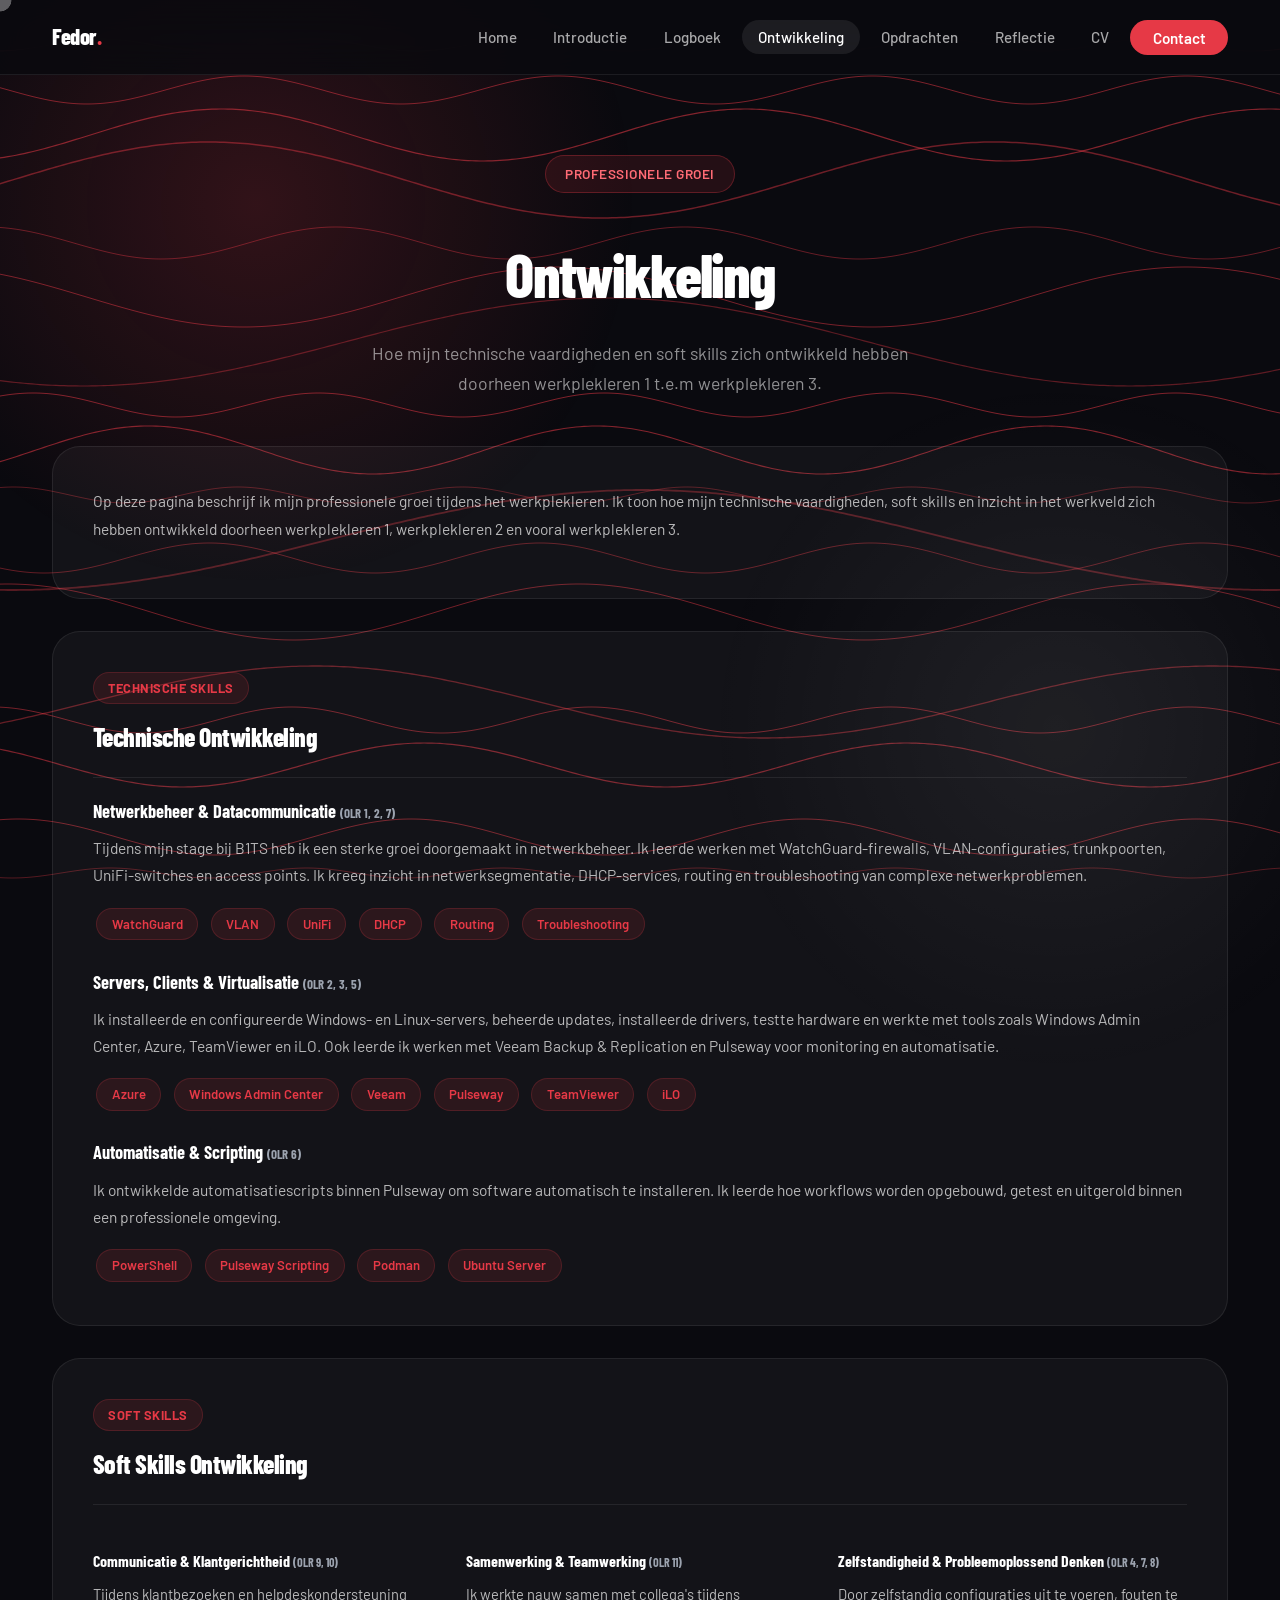
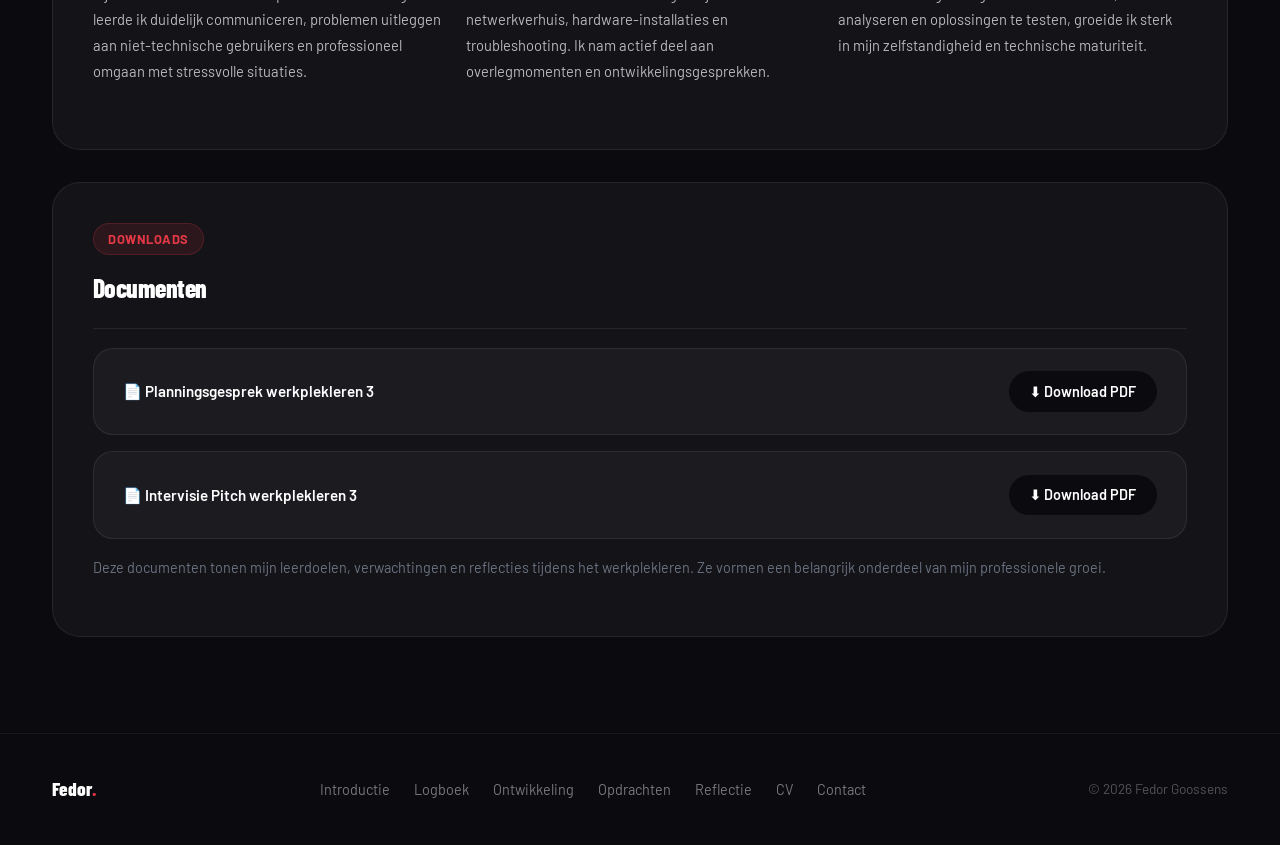
<file: ontwikkeling.html>
<!DOCTYPE html>
<html lang="nl">
<head>
    <meta charset="UTF-8">
    <meta name="viewport" content="width=device-width, initial-scale=1.0">
    <title>Portfolio – Ontwikkeling</title>
    <link rel="stylesheet" href="https://cdnjs.cloudflare.com/ajax/libs/animate.css/4.1.1/animate.min.css">
    <link rel="stylesheet" href="style.css">
</head>
<body>

<header>
    <nav class="navbar">
        <a href="index.html" class="logo">Fedor<span>.</span></a>
        <ul class="nav-links" id="navLinks">
            <li><a href="index.html">Home</a></li>
            <li><a href="introductie.html">Introductie</a></li>
            <li><a href="logboek.html">Logboek</a></li>
            <li><a href="ontwikkeling.html" class="active">Ontwikkeling</a></li>
            <li><a href="opdrachten.html">Opdrachten</a></li>
            <li><a href="reflectie.html">Reflectie</a></li>
            <li><a href="cv.html">CV</a></li>
            <li><a href="contact.html" class="nav-cta">Contact</a></li>
        </ul>
        <div class="nav-toggle" id="navToggle">
            <span></span><span></span><span></span>
        </div>
    </nav>
</header>

<div class="page-header">
    <div class="container">
        <div class="hero-badge fade-up d1 sa-js" data-sa-anim="fadeInDown" data-sa-duration="600ms" data-sa-delay="0ms">Professionele groei</div>
        <h1 class="fade-up d2 sa-js" data-sa-anim="fadeInUp" data-sa-duration="700ms" data-sa-delay="100ms">Ontwikkeling</h1>
        <p class="fade-up d3 sa-js" data-sa-anim="fadeInUp" data-sa-duration="700ms" data-sa-delay="200ms">Hoe mijn technische vaardigheden en soft skills zich ontwikkeld hebben doorheen werkplekleren 1 t.e.m werkplekleren 3.</p>
    </div>
</div>

<div class="content-section">
    <div class="container">

        <!-- INTRO -->
        <div class="content-card fade-up d1 sa-js" data-sa-anim="fadeInUp" data-sa-duration="700ms" data-sa-delay="0ms">
            <p>
                Op deze pagina beschrijf ik mijn professionele groei tijdens het werkplekleren.
                Ik toon hoe mijn technische vaardigheden, soft skills en inzicht in het werkveld
                zich hebben ontwikkeld doorheen werkplekleren 1, werkplekleren 2 en vooral werkplekleren 3.
            </p>
        </div>

        <!-- TECHNISCHE ONTWIKKELING -->
        <div class="content-card fade-up d2 sa-js" data-sa-anim="fadeInUp" data-sa-duration="700ms" data-sa-delay="100ms">
            <div class="card-label">Technische skills</div>
            <h2>Technische Ontwikkeling</h2>
            <hr class="divider-card">

            <h3>Netwerkbeheer & Datacommunicatie <span style="font-size:0.8rem; color:#9ca3af;">(OLR 1, 2, 7)</span></h3>
            <p>
                Tijdens mijn stage bij B1TS heb ik een sterke groei doorgemaakt in netwerkbeheer.
                Ik leerde werken met WatchGuard-firewalls, VLAN-configuraties, trunkpoorten, UniFi-switches
                en access points. Ik kreeg inzicht in netwerksegmentatie, DHCP-services, routing en
                troubleshooting van complexe netwerkproblemen.
            </p>
            <div style="display:flex; flex-wrap:wrap; gap:0.4rem; margin-bottom:1rem;">
                <span class="tag">WatchGuard</span>
                <span class="tag">VLAN</span>
                <span class="tag">UniFi</span>
                <span class="tag">DHCP</span>
                <span class="tag">Routing</span>
                <span class="tag">Troubleshooting</span>
            </div>

            <h3>Servers, Clients & Virtualisatie <span style="font-size:0.8rem; color:#9ca3af;">(OLR 2, 3, 5)</span></h3>
            <p>
                Ik installeerde en configureerde Windows- en Linux-servers, beheerde updates,
                installeerde drivers, testte hardware en werkte met tools zoals Windows Admin Center,
                Azure, TeamViewer en iLO. Ook leerde ik werken met Veeam Backup & Replication
                en Pulseway voor monitoring en automatisatie.
            </p>
            <div style="display:flex; flex-wrap:wrap; gap:0.4rem; margin-bottom:1rem;">
                <span class="tag">Azure</span>
                <span class="tag">Windows Admin Center</span>
                <span class="tag">Veeam</span>
                <span class="tag">Pulseway</span>
                <span class="tag">TeamViewer</span>
                <span class="tag">iLO</span>
            </div>

            <h3>Automatisatie & Scripting <span style="font-size:0.8rem; color:#9ca3af;">(OLR 6)</span></h3>
            <p>
                Ik ontwikkelde automatisatiescripts binnen Pulseway om software automatisch te installeren.
                Ik leerde hoe workflows worden opgebouwd, getest en uitgerold binnen een professionele omgeving.
            </p>
            <div style="display:flex; flex-wrap:wrap; gap:0.4rem;">
                <span class="tag">PowerShell</span>
                <span class="tag">Pulseway Scripting</span>
                <span class="tag">Podman</span>
                <span class="tag">Ubuntu Server</span>
            </div>
        </div>

        <!-- SOFT SKILLS -->
        <div class="content-card fade-up d3 sa-js" data-sa-anim="fadeInUp" data-sa-duration="700ms" data-sa-delay="200ms">
            <div class="card-label">Soft skills</div>
            <h2>Soft Skills Ontwikkeling</h2>
            <hr class="divider-card">
            <div class="grid-3 sa-js" data-sa-anim="fadeInUp" data-sa-duration="700ms" data-sa-delay="100ms">
                <div style="padding:0.5rem 0;">
                    <h3 style="font-size:1rem; margin-bottom:0.5rem;">Communicatie & Klantgerichtheid <span style="font-size:0.75rem; color:#9ca3af;">(OLR 9, 10)</span></h3>
                    <p style="font-size:0.92rem;">
                        Tijdens klantbezoeken en helpdeskondersteuning leerde ik duidelijk communiceren,
                        problemen uitleggen aan niet-technische gebruikers en professioneel omgaan met stressvolle situaties.
                    </p>
                </div>
                <div style="padding:0.5rem 0;">
                    <h3 style="font-size:1rem; margin-bottom:0.5rem;">Samenwerking & Teamwerking <span style="font-size:0.75rem; color:#9ca3af;">(OLR 11)</span></h3>
                    <p style="font-size:0.92rem;">
                        Ik werkte nauw samen met collega's tijdens netwerkverhuis, hardware-installaties en troubleshooting.
                        Ik nam actief deel aan overlegmomenten en ontwikkelingsgesprekken.
                    </p>
                </div>
                <div style="padding:0.5rem 0;">
                    <h3 style="font-size:1rem; margin-bottom:0.5rem;">Zelfstandigheid & Probleemoplossend Denken <span style="font-size:0.75rem; color:#9ca3af;">(OLR 4, 7, 8)</span></h3>
                    <p style="font-size:0.92rem;">
                        Door zelfstandig configuraties uit te voeren, fouten te analyseren en oplossingen te testen,
                        groeide ik sterk in mijn zelfstandigheid en technische maturiteit.
                    </p>
                </div>
            </div>
        </div>

        <!-- DOCUMENTEN -->
        <div class="content-card fade-up d4 sa-js" data-sa-anim="fadeInUp" data-sa-duration="700ms" data-sa-delay="300ms">
            <div class="card-label">Downloads</div>
            <h2>Documenten</h2>
            <hr class="divider-card">
            <div class="pdf-box">
                <strong>📄 Planningsgesprek werkplekleren 3</strong>
                <a href="Voorbereiding_planningsgesprek1_GoossensFedor.pdf" download>⬇ Download PDF</a>
            </div>
            <div class="pdf-box">
                <strong>📄 Intervisie Pitch werkplekleren 3</strong>
                <a href="WPL3_Intervisie_Pitch_GoossensFedor.pdf" download>⬇ Download PDF</a>
            </div>
            <p style="color:#6b7280; font-size:0.9rem; margin-top:1rem;">
                Deze documenten tonen mijn leerdoelen, verwachtingen en reflecties tijdens het werkplekleren.
                Ze vormen een belangrijk onderdeel van mijn professionele groei.
            </p>
        </div>

    </div>
</div>

<footer>
    <div class="container">
        <div class="footer-inner">
            <a href="index.html" class="footer-logo">Fedor<span>.</span></a>
            <div class="footer-links">
                <a href="introductie.html">Introductie</a>
                <a href="logboek.html">Logboek</a>
                <a href="ontwikkeling.html">Ontwikkeling</a>
                <a href="opdrachten.html">Opdrachten</a>
                <a href="reflectie.html">Reflectie</a>
                <a href="cv.html">CV</a>
                <a href="contact.html">Contact</a>
            </div>
            <span class="footer-copy">© 2026 Fedor Goossens</span>
        </div>
    </div>
</footer>

<script>
    const toggle = document.getElementById('navToggle');
    const links  = document.getElementById('navLinks');
    toggle.addEventListener('click', () => links.classList.toggle('open'));
</script>
    <script src="waves.js"></script>
    <script src="cursor.js"></script>
    <script src="scroll-animate.js"></script>
    <script>const sa = new ScrollAnimate();</script>
</body>
</html>
</file>
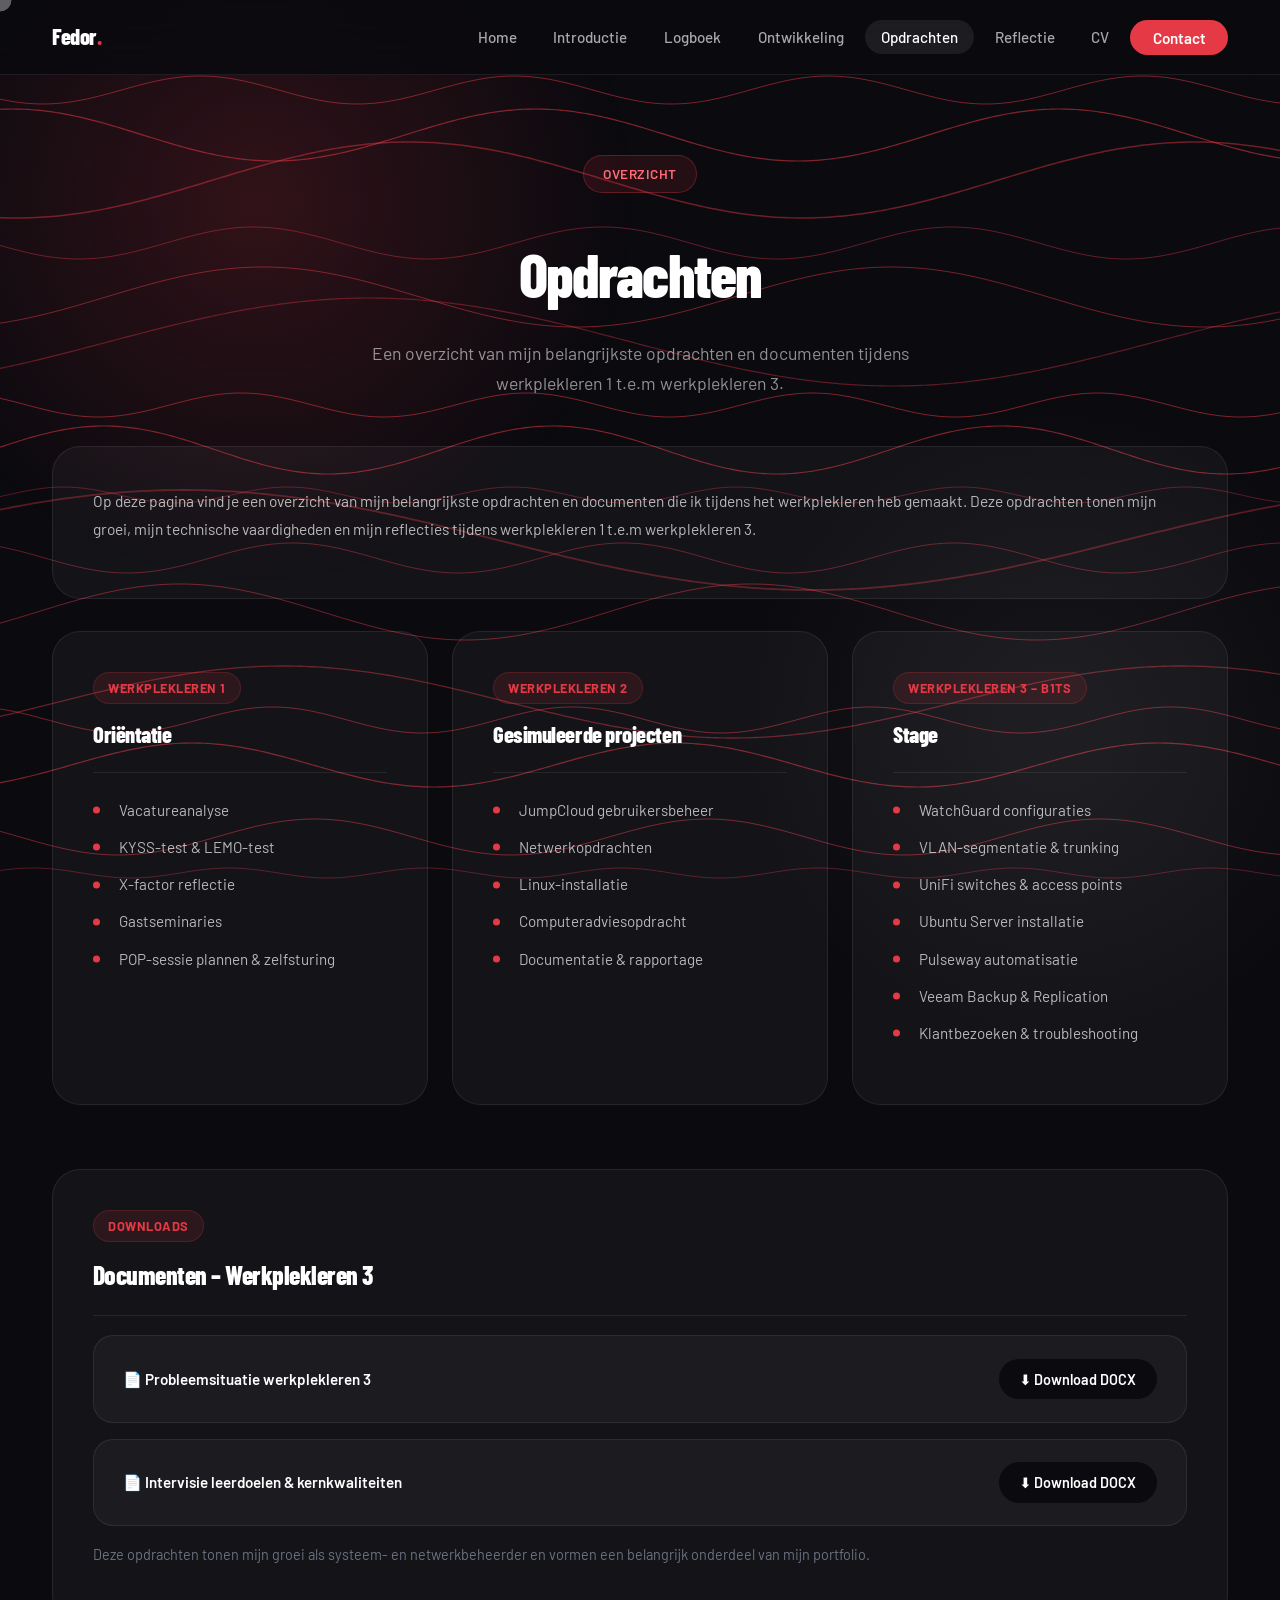
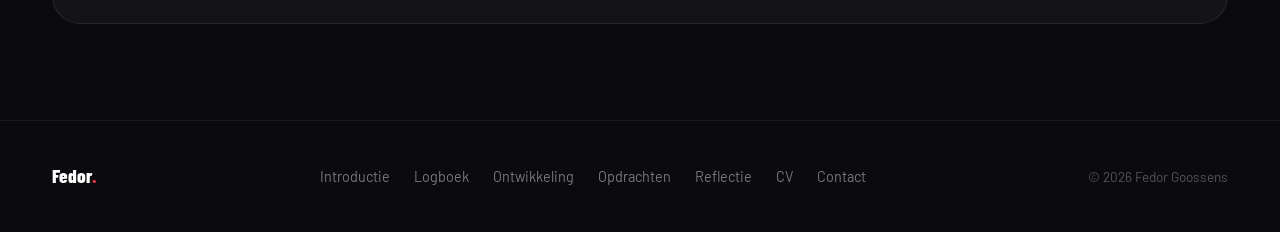
<file: opdrachten.html>
<!DOCTYPE html>
<html lang="nl">
<head>
    <meta charset="UTF-8">
    <meta name="viewport" content="width=device-width, initial-scale=1.0">
    <title>Portfolio – Opdrachten</title>
    <link rel="stylesheet" href="https://cdnjs.cloudflare.com/ajax/libs/animate.css/4.1.1/animate.min.css">
    <link rel="stylesheet" href="style.css">
</head>
<body>

<header>
    <nav class="navbar">
        <a href="index.html" class="logo">Fedor<span>.</span></a>
        <ul class="nav-links" id="navLinks">
            <li><a href="index.html">Home</a></li>
            <li><a href="introductie.html">Introductie</a></li>
            <li><a href="logboek.html">Logboek</a></li>
            <li><a href="ontwikkeling.html">Ontwikkeling</a></li>
            <li><a href="opdrachten.html" class="active">Opdrachten</a></li>
            <li><a href="reflectie.html">Reflectie</a></li>
            <li><a href="cv.html">CV</a></li>
            <li><a href="contact.html" class="nav-cta">Contact</a></li>
        </ul>
        <div class="nav-toggle" id="navToggle">
            <span></span><span></span><span></span>
        </div>
    </nav>
</header>

<div class="page-header">
    <div class="container">
        <div class="hero-badge fade-up d1 sa-js" data-sa-anim="fadeInDown" data-sa-duration="600ms" data-sa-delay="0ms">Overzicht</div>
        <h1 class="fade-up d2 sa-js" data-sa-anim="fadeInUp" data-sa-duration="700ms" data-sa-delay="100ms">Opdrachten</h1>
        <p class="fade-up d3 sa-js" data-sa-anim="fadeInUp" data-sa-duration="700ms" data-sa-delay="200ms">Een overzicht van mijn belangrijkste opdrachten en documenten tijdens werkplekleren 1 t.e.m werkplekleren 3.</p>
    </div>
</div>

<div class="content-section">
    <div class="container">

        <!-- INTRO -->
        <div class="content-card fade-up d1 sa-js" data-sa-anim="fadeInUp" data-sa-duration="700ms" data-sa-delay="0ms">
            <p>
                Op deze pagina vind je een overzicht van mijn belangrijkste opdrachten en documenten
                die ik tijdens het werkplekleren heb gemaakt. Deze opdrachten tonen mijn groei,
                mijn technische vaardigheden en mijn reflecties tijdens werkplekleren 1 t.e.m werkplekleren 3.
            </p>
        </div>

        <!-- OPDRACHTEN OVERZICHT -->
        <div class="grid-3 sa-js" data-sa-anim="fadeInUp" data-sa-duration="700ms" data-sa-delay="100ms">
            <div class="content-card fade-up d1 sa-js" data-sa-anim="fadeInUp" data-sa-duration="700ms" data-sa-delay="0ms">
                <div class="card-label">Werkplekleren 1</div>
                <h2 style="font-size:1.4rem;">Oriëntatie</h2>
                <hr class="divider-card">
                <ul>
                    <li>Vacatureanalyse</li>
                    <li>KYSS-test & LEMO-test</li>
                    <li>X-factor reflectie</li>
                    <li>Gastseminaries</li>
                    <li>POP-sessie plannen & zelfsturing</li>
                </ul>
            </div>
            <div class="content-card fade-up d2 sa-js" data-sa-anim="fadeInUp" data-sa-duration="700ms" data-sa-delay="100ms">
                <div class="card-label">Werkplekleren 2</div>
                <h2 style="font-size:1.4rem;">Gesimuleerde projecten</h2>
                <hr class="divider-card">
                <ul>
                    <li>JumpCloud gebruikersbeheer</li>
                    <li>Netwerkopdrachten</li>
                    <li>Linux-installatie</li>
                    <li>Computeradviesopdracht</li>
                    <li>Documentatie & rapportage</li>
                </ul>
            </div>
            <div class="content-card fade-up d3 sa-js" data-sa-anim="fadeInUp" data-sa-duration="700ms" data-sa-delay="200ms">
                <div class="card-label">Werkplekleren 3 – B1TS</div>
                <h2 style="font-size:1.4rem;">Stage</h2>
                <hr class="divider-card">
                <ul>
                    <li>WatchGuard configuraties</li>
                    <li>VLAN-segmentatie & trunking</li>
                    <li>UniFi switches & access points</li>
                    <li>Ubuntu Server installatie</li>
                    <li>Pulseway automatisatie</li>
                    <li>Veeam Backup & Replication</li>
                    <li>Klantbezoeken & troubleshooting</li>
                </ul>
            </div>
        </div>

        <!-- DOCUMENTEN werkplekleren 3 -->
        <div class="content-card fade-up d4 sa-js" data-sa-anim="fadeInUp" data-sa-duration="700ms" data-sa-delay="300ms" style="margin-top:2rem;">
            <div class="card-label">Downloads</div>
            <h2>Documenten – Werkplekleren 3</h2>
            <hr class="divider-card">
            <div class="pdf-box">
                <strong>📄 Probleemsituatie werkplekleren 3</strong>
                <a href="ProbleemsituatieWPL32SNEb_GoossensFedor.docx" download>⬇ Download DOCX</a>
            </div>
            <div class="pdf-box">
                <strong>📄 Intervisie leerdoelen & kernkwaliteiten</strong>
                <a href="WPL3-SNE_Intervisie_Leerdoelen_Werkkwaliteiten_GoossensFedor_24.docx" download>⬇ Download DOCX</a>
            </div>
            <p style="color:#6b7280; font-size:0.9rem; margin-top:1rem;">
                Deze opdrachten tonen mijn groei als systeem- en netwerkbeheerder en vormen een belangrijk onderdeel van mijn portfolio.
            </p>
        </div>

    </div>
</div>

<footer>
    <div class="container">
        <div class="footer-inner">
            <a href="index.html" class="footer-logo">Fedor<span>.</span></a>
            <div class="footer-links">
                <a href="introductie.html">Introductie</a>
                <a href="logboek.html">Logboek</a>
                <a href="ontwikkeling.html">Ontwikkeling</a>
                <a href="opdrachten.html">Opdrachten</a>
                <a href="reflectie.html">Reflectie</a>
                <a href="cv.html">CV</a>
                <a href="contact.html">Contact</a>
            </div>
            <span class="footer-copy">© 2026 Fedor Goossens</span>
        </div>
    </div>
</footer>

<script>
    const toggle = document.getElementById('navToggle');
    const links  = document.getElementById('navLinks');
    toggle.addEventListener('click', () => links.classList.toggle('open'));
</script>
    <script src="waves.js"></script>
    <script src="cursor.js"></script>
    <script src="scroll-animate.js"></script>
    <script>const sa = new ScrollAnimate();</script>
</body>
</html>
</file>
<file: style.css>
/* ============================================================
   FEDOR GOOSSENS – PORTFOLIO  |  style.css
   Dark theme · Rood/Wit glow · Klikkracht-geïnspireerd
   ============================================================ */

@import url('https://fonts.googleapis.com/css2?family=Barlow+Condensed:wght@600;700;800&family=Barlow:wght@300;400;500;600&display=swap');

/* ===== VARIABELEN ===== */
:root {
    --bg:           #0a0a0f;
    --bg-card:      #ffffff;
    --bg-card2:     #f8f8fc;
    --text-dark:    #0a0a0f;
    --text-white:   #ffffff;
    --text-muted:   #6b7280;
    --red:          #e63946;
    --red-glow:     rgba(230, 57, 70, 0.45);
    --red-soft:     rgba(230, 57, 70, 0.12);
    --white-glow:   rgba(255, 255, 255, 0.08);
    --border:       rgba(255,255,255,0.08);
    --border-card:  #e5e7eb;
    --radius-xl:    28px;
    --radius-lg:    20px;
    --radius-md:    14px;
    --radius-pill:  60px;
    --shadow-card:  0 4px 24px rgba(0,0,0,0.08);
    --shadow-hover: 0 20px 48px rgba(0,0,0,0.14);
    --transition:   all 0.3s cubic-bezier(0.4, 0, 0.2, 1);
}

/* ===== RESET ===== */
*, *::before, *::after {
    margin: 0;
    padding: 0;
    box-sizing: border-box;
}

html { scroll-behavior: smooth; }

body {
    background-color: var(--bg);
    font-family: 'Barlow', system-ui, sans-serif;
    color: var(--text-white);
    line-height: 1.6;
    -webkit-font-smoothing: antialiased;
    overflow-x: hidden;
}

/* ===== WAVE CANVAS ACHTERGROND ===== */
#wave-bg {
    position: fixed;
    top: 0;
    left: 0;
    width: 100%;
    height: 100%;
    pointer-events: none;
    z-index: 0;
}


/* ===== ACHTERGROND GLOW ===== */
body::before {
    content: '';
    position: fixed;
    top: -20%;
    left: -10%;
    width: 60vw;
    height: 60vw;
    background: radial-gradient(ellipse, rgba(230,57,70,0.18) 0%, transparent 70%);
    border-radius: 50%;
    pointer-events: none;
    z-index: 0;
    animation: glowPulse 8s ease-in-out infinite alternate;
}

body::after {
    content: '';
    position: fixed;
    bottom: -20%;
    right: -10%;
    width: 55vw;
    height: 55vw;
    background: radial-gradient(ellipse, rgba(255,255,255,0.05) 0%, transparent 70%);
    border-radius: 50%;
    pointer-events: none;
    z-index: 0;
    animation: glowPulse 10s ease-in-out infinite alternate-reverse;
}

@keyframes glowPulse {
    0%   { opacity: 0.6; transform: scale(1); }
    100% { opacity: 1;   transform: scale(1.1); }
}

/* ===== FADE-IN ANIMATIES ===== */
@keyframes fadeUp {
    from { opacity: 0; transform: translateY(32px); }
    to   { opacity: 1; transform: translateY(0); }
}

@keyframes fadeIn {
    from { opacity: 0; }
    to   { opacity: 1; }
}

.fade-up {
    opacity: 0;
    animation: fadeUp 0.7s cubic-bezier(0.4,0,0.2,1) forwards;
}

.fade-up.d1 { animation-delay: 0.1s; }
.fade-up.d2 { animation-delay: 0.2s; }
.fade-up.d3 { animation-delay: 0.3s; }
.fade-up.d4 { animation-delay: 0.4s; }
.fade-up.d5 { animation-delay: 0.5s; }
.fade-up.d6 { animation-delay: 0.6s; }

/* ===== CONTAINER ===== */
.container {
    max-width: 1240px;
    margin: 0 auto;
    padding: 0 2rem;
    position: relative;
    z-index: 1;
}

/* ===== NAVIGATIE ===== */
header {
    position: sticky;
    top: 0;
    z-index: 100;
    background: rgba(10, 10, 15, 0.85);
    backdrop-filter: blur(20px);
    -webkit-backdrop-filter: blur(20px);
    border-bottom: 1px solid var(--border);
}

.navbar {
    display: flex;
    justify-content: space-between;
    align-items: center;
    padding: 1.2rem 2rem;
    max-width: 1240px;
    margin: 0 auto;
}

.logo {
    font-family: 'Barlow Condensed', sans-serif;
    font-size: 1.4rem;
    font-weight: 800;
    color: var(--text-white);
    text-decoration: none;
    letter-spacing: -0.02em;
}

.logo span {
    color: var(--red);
}

.nav-links {
    display: flex;
    align-items: center;
    gap: 0.3rem;
    list-style: none;
}

.nav-links a {
    text-decoration: none;
    color: rgba(255,255,255,0.65);
    font-weight: 500;
    font-size: 0.95rem;
    padding: 0.5rem 1rem;
    border-radius: var(--radius-pill);
    transition: var(--transition);
    position: relative;
}

.nav-links a:hover,
.nav-links a.active {
    color: var(--text-white);
    background: rgba(255,255,255,0.08);
}

.nav-cta {
    background: var(--red) !important;
    color: var(--text-white) !important;
    padding: 0.55rem 1.4rem !important;
    border-radius: var(--radius-pill) !important;
    font-weight: 600 !important;
    overflow: hidden;
    position: relative;
}

.nav-cta::after {
    content: '';
    position: absolute;
    inset: 0;
    background: rgba(255,255,255,0);
    transition: var(--transition);
}

.nav-cta:hover::after {
    background: rgba(255,255,255,0.12);
}

/* Hamburger menu (mobiel) */
.nav-toggle {
    display: none;
    flex-direction: column;
    gap: 5px;
    cursor: pointer;
    padding: 4px;
}

.nav-toggle span {
    width: 24px;
    height: 2px;
    background: var(--text-white);
    border-radius: 2px;
    transition: var(--transition);
}

/* ===== HERO SECTION ===== */
.hero {
    padding: 7rem 0 5rem;
    position: relative;
    z-index: 1;
    text-align: center;
}

.hero-badge {
    display: inline-flex;
    align-items: center;
    gap: 0.5rem;
    background: rgba(230,57,70,0.12);
    border: 1px solid rgba(230,57,70,0.3);
    color: #ff6b75;
    padding: 0.45rem 1.2rem;
    border-radius: var(--radius-pill);
    font-size: 0.85rem;
    font-weight: 600;
    margin-bottom: 2rem;
    letter-spacing: 0.5px;
    text-transform: uppercase;
}

.hero h1 {
    font-family: 'Barlow Condensed', sans-serif;
    font-size: clamp(2.8rem, 7vw, 5.5rem);
    font-weight: 800;
    line-height: 1.05;
    letter-spacing: -0.03em;
    margin-bottom: 1.5rem;
    color: var(--text-white);
}

.hero h1 .highlight {
    color: var(--red);
}

.hero p {
    font-size: 1.2rem;
    color: rgba(255,255,255,0.6);
    max-width: 600px;
    margin: 0 auto 2.5rem;
    line-height: 1.7;
}

/* ===== KNOPPEN ===== */
.btn {
    display: inline-flex;
    align-items: center;
    gap: 0.6rem;
    padding: 0.9rem 2.2rem;
    border-radius: var(--radius-pill);
    font-size: 1rem;
    font-weight: 600;
    text-decoration: none;
    cursor: pointer;
    border: none;
    transition: var(--transition);
    position: relative;
    overflow: hidden;
    font-family: 'Barlow', sans-serif;
}

.btn::before {
    content: '';
    position: absolute;
    left: -100%;
    top: 0;
    width: 100%;
    height: 100%;
    background: rgba(255,255,255,0.15);
    transition: left 0.35s cubic-bezier(0.4,0,0.2,1);
    z-index: 0;
}

.btn:hover::before {
    left: 0;
}

.btn span, .btn svg {
    position: relative;
    z-index: 1;
}

.btn-primary {
    background: var(--red);
    color: white;
    box-shadow: 0 0 24px rgba(230,57,70,0.35);
}

.btn-primary:hover {
    transform: translateY(-2px);
    box-shadow: 0 0 36px rgba(230,57,70,0.55);
}

.btn-outline {
    background: transparent;
    color: var(--text-white);
    border: 1.5px solid rgba(255,255,255,0.25);
}

.btn-outline:hover {
    border-color: rgba(255,255,255,0.6);
    transform: translateY(-2px);
}

.btn-dark {
    background: var(--text-dark);
    color: white;
}

.btn-dark:hover {
    background: #1a1a2e;
    transform: translateY(-2px);
}

.btn-arrow::after {
    content: '→';
    transition: transform 0.3s ease;
}

.btn-arrow:hover::after {
    transform: translateX(4px);
}

/* ===== KAARTJES ===== */
.card {
    background: rgba(255,255,255,0.04);
    border-radius: var(--radius-xl);
    padding: 2.2rem;
    border: 1px solid rgba(255,255,255,0.08);
    box-shadow: none;
    transition: var(--transition);
    color: var(--text-white);
}

.card:hover {
    background: rgba(255,255,255,0.07);
    border-color: rgba(230,57,70,0.3);
    transform: translateY(-6px);
}

.card h2, .card h3 {
    color: var(--text-white);
    font-family: 'Barlow Condensed', sans-serif;
}

.card p, .card li {
    color: rgba(255,255,255,0.7);
}

/* ===== SECTIES ===== */
section {
    padding: 5rem 0;
    position: relative;
    z-index: 1;
}

.section-label {
    display: inline-block;
    font-size: 0.8rem;
    font-weight: 700;
    letter-spacing: 2px;
    text-transform: uppercase;
    color: var(--red);
    margin-bottom: 1rem;
}

.section-title {
    font-family: 'Barlow Condensed', sans-serif;
    font-size: clamp(1.8rem, 4vw, 2.8rem);
    font-weight: 800;
    letter-spacing: -0.02em;
    margin-bottom: 1rem;
    color: var(--text-white);
    line-height: 1.15;
}

.section-subtitle {
    color: rgba(255,255,255,0.55);
    font-size: 1.1rem;
    max-width: 580px;
    line-height: 1.7;
    margin-bottom: 3rem;
}

/* ===== GRID ===== */
.grid-3 {
    display: grid;
    grid-template-columns: repeat(3, 1fr);
    gap: 1.5rem;
}

.grid-2 {
    display: grid;
    grid-template-columns: repeat(2, 1fr);
    gap: 1.5rem;
}

/* ===== KAART ICOON ===== */
.card-icon {
    width: 52px;
    height: 52px;
    border-radius: 14px;
    background: var(--red-soft);
    display: flex;
    align-items: center;
    justify-content: center;
    font-size: 1.5rem;
    margin-bottom: 1.3rem;
}

/* ===== DARK CARD (op donkere achtergrond) ===== */
.card-dark {
    background: rgba(255,255,255,0.04);
    border: 1px solid rgba(255,255,255,0.08);
    border-radius: var(--radius-xl);
    padding: 2.2rem;
    color: var(--text-white);
    transition: var(--transition);
}

.card-dark:hover {
    background: rgba(255,255,255,0.07);
    border-color: rgba(230,57,70,0.3);
    transform: translateY(-4px);
}

.card-dark h3 {
    font-family: 'Barlow Condensed', sans-serif;
    font-size: 1.2rem;
    font-weight: 700;
    margin-bottom: 0.8rem;
    color: var(--text-white);
}

.card-dark p {
    color: rgba(255,255,255,0.6);
    font-size: 0.95rem;
    line-height: 1.6;
}

/* ===== CTA BANNER ===== */
.cta-banner {
    background: var(--red);
    border-radius: var(--radius-xl);
    padding: 4rem 3rem;
    text-align: center;
    position: relative;
    overflow: hidden;
}

.cta-banner::before {
    content: '';
    position: absolute;
    top: -50%;
    right: -20%;
    width: 500px;
    height: 500px;
    background: rgba(255,255,255,0.06);
    border-radius: 50%;
    pointer-events: none;
}

.cta-banner h2 {
    font-family: 'Barlow Condensed', sans-serif;
    font-size: clamp(1.8rem, 4vw, 2.5rem);
    font-weight: 800;
    color: white;
    margin-bottom: 1rem;
    letter-spacing: -0.02em;
}

.cta-banner p {
    color: rgba(255,255,255,0.75);
    font-size: 1.1rem;
    margin-bottom: 2rem;
}

/* ===== PDF BOX ===== */
.pdf-box {
    background: rgba(255,255,255,0.04);
    border: 1px solid rgba(255,255,255,0.08);
    border-radius: var(--radius-lg);
    padding: 1.4rem 1.8rem;
    display: flex;
    align-items: center;
    justify-content: space-between;
    gap: 1rem;
    margin-bottom: 1rem;
    transition: var(--transition);
}

.pdf-box:hover {
    border-color: var(--red);
    box-shadow: 0 0 0 1px var(--red);
    transform: translateY(-2px);
}

.pdf-box strong {
    color: var(--text-white);
    font-weight: 600;
    font-size: 0.95rem;
}

.pdf-box a {
    display: inline-flex;
    align-items: center;
    gap: 0.5rem;
    background: var(--text-dark);
    color: white;
    padding: 0.55rem 1.3rem;
    border-radius: var(--radius-pill);
    text-decoration: none;
    font-size: 0.9rem;
    font-weight: 600;
    transition: var(--transition);
    white-space: nowrap;
    flex-shrink: 0;
}

.pdf-box a:hover {
    background: var(--red);
}

/* ===== AFBEELDINGEN ===== */
.img-card {
    width: 100%;
    border-radius: var(--radius-lg);
    overflow: hidden;
    box-shadow: var(--shadow-card);
}

.img-card img {
    width: 100%;
    height: auto;
    display: block;
    object-fit: contain;
}

/* ===== LIJST STIJLEN ===== */
.styled-list {
    list-style: none;
    padding: 0;
}

.styled-list li {
    padding: 0.6rem 0;
    padding-left: 1.6rem;
    position: relative;
    color: #4b5563;
    font-size: 0.95rem;
}

.styled-list li::before {
    content: '';
    position: absolute;
    left: 0;
    top: 50%;
    transform: translateY(-50%);
    width: 8px;
    height: 8px;
    border-radius: 50%;
    background: var(--red);
}

/* ===== TAGS / PILLS ===== */
.tag {
    display: inline-block;
    background: var(--red-soft);
    color: var(--red);
    border: 1px solid rgba(230,57,70,0.2);
    padding: 0.3rem 0.9rem;
    border-radius: var(--radius-pill);
    font-size: 0.82rem;
    font-weight: 600;
    margin: 0.2rem;
}

/* ===== STAP INDICATOR ===== */
.step-number {
    font-family: 'Barlow Condensed', sans-serif;
    font-size: 0.75rem;
    font-weight: 800;
    letter-spacing: 1px;
    color: rgba(255,255,255,0.2);
    text-transform: uppercase;
    margin-bottom: 0.5rem;
}

/* ===== DIVIDER ===== */
.divider {
    border: none;
    border-top: 1px solid rgba(255,255,255,0.06);
    margin: 1.5rem 0;
}

.divider-card {
    border: none;
    border-top: 1px solid rgba(255,255,255,0.08);
    margin: 1.2rem 0;
}

/* ===== PAGE HEADER ===== */
.page-header {
    padding: 5rem 0 3rem;
    text-align: center;
}

.page-header h1 {
    font-family: 'Barlow Condensed', sans-serif;
    font-size: clamp(2.2rem, 5vw, 3.8rem);
    font-weight: 800;
    letter-spacing: -0.03em;
    margin-bottom: 1rem;
    color: var(--text-white);
}

.page-header p {
    color: rgba(255,255,255,0.55);
    font-size: 1.1rem;
    max-width: 580px;
    margin: 0 auto;
    line-height: 1.7;
}

/* ===== CONTENT SECTIES ===== */
.content-section {
    padding: 0 0 4rem;
}

.content-card {
    background: rgba(255,255,255,0.04);
    border-radius: var(--radius-xl);
    padding: 2.5rem;
    border: 1px solid rgba(255,255,255,0.08);
    box-shadow: none;
    margin-bottom: 2rem;
    transition: var(--transition);
    color: var(--text-white);
}

.content-card:hover {
    background: rgba(255,255,255,0.07);
    border-color: rgba(230,57,70,0.3);
    transform: translateY(-4px);
}

.content-card h2 {
    font-family: 'Barlow Condensed', sans-serif;
    font-size: 1.6rem;
    font-weight: 800;
    color: var(--text-white);
    margin-bottom: 0.5rem;
    letter-spacing: -0.02em;
}

.content-card h3 {
    font-family: 'Barlow Condensed', sans-serif;
    font-size: 1.15rem;
    font-weight: 700;
    color: var(--text-white);
    margin: 1.5rem 0 0.5rem;
}

.content-card h3:first-of-type {
    margin-top: 1rem;
}

.content-card p {
    color: rgba(255,255,255,0.7);
    line-height: 1.75;
    font-size: 0.97rem;
    margin-bottom: 1rem;
}

.content-card ul {
    padding-left: 0;
    list-style: none;
    margin: 0.8rem 0;
}

.content-card ul li {
    padding: 0.4rem 0 0.4rem 1.6rem;
    position: relative;
    color: rgba(255,255,255,0.7);
    font-size: 0.95rem;
}

.content-card ul li::before {
    content: '';
    position: absolute;
    left: 0;
    top: 50%;
    transform: translateY(-50%);
    width: 7px;
    height: 7px;
    border-radius: 50%;
    background: var(--red);
}

.content-card .card-label {
    display: inline-block;
    background: var(--red-soft);
    color: var(--red);
    border: 1px solid rgba(230,57,70,0.2);
    padding: 0.3rem 0.9rem;
    border-radius: var(--radius-pill);
    font-size: 0.8rem;
    font-weight: 700;
    letter-spacing: 0.5px;
    text-transform: uppercase;
    margin-bottom: 0.8rem;
}

/* ===== FORMULIER ===== */
.form-group {
    margin-bottom: 1.5rem;
}

.form-group label {
    display: block;
    font-weight: 600;
    font-size: 0.9rem;
    color: rgba(255,255,255,0.85);
    margin-bottom: 0.5rem;
}

.form-group input,
.form-group textarea {
    width: 100%;
    padding: 0.9rem 1.2rem;
    background: rgba(255,255,255,0.06);
    border: 1.5px solid rgba(255,255,255,0.12);
    border-radius: var(--radius-md);
    font-size: 1rem;
    font-family: 'Barlow', sans-serif;
    color: var(--text-white);
    outline: none;
    transition: var(--transition);
}

.form-group input::placeholder,
.form-group textarea::placeholder {
    color: rgba(255,255,255,0.35);
}

.form-group input:focus,
.form-group textarea:focus {
    border-color: var(--red);
    background: rgba(255,255,255,0.09);
    box-shadow: 0 0 0 3px rgba(230,57,70,0.15);
}

.form-group textarea {
    resize: vertical;
    min-height: 160px;
}

.form-row {
    display: grid;
    grid-template-columns: 1fr 1fr;
    gap: 1rem;
}

.submit-btn {
    width: 100%;
    background: var(--text-dark);
    color: white;
    border: none;
    padding: 1rem 2rem;
    border-radius: var(--radius-pill);
    font-size: 1rem;
    font-weight: 600;
    font-family: 'Barlow', sans-serif;
    cursor: pointer;
    transition: var(--transition);
    display: flex;
    align-items: center;
    justify-content: center;
    gap: 0.6rem;
    position: relative;
    overflow: hidden;
}

.submit-btn::before {
    content: '';
    position: absolute;
    left: -100%;
    top: 0;
    width: 100%;
    height: 100%;
    background: var(--red);
    transition: left 0.35s cubic-bezier(0.4,0,0.2,1);
    z-index: 1;
    pointer-events: none;
}

.submit-btn:hover::before {
    left: 0;
}

.submit-btn span {
    position: relative;
    z-index: 1;
}

.submit-btn:disabled {
    opacity: 0.6;
    cursor: not-allowed;
}

/* ===== STATUS BERICHTEN ===== */
.status-message {
    display: none;
    padding: 1rem 1.4rem;
    border-radius: var(--radius-md);
    margin-top: 1rem;
    font-weight: 500;
    font-size: 0.95rem;
}

.status-message.success {
    display: block;
    background: #f0fdf4;
    border: 1.5px solid #86efac;
    color: #166534;
}

.status-message.error {
    display: block;
    background: #fef2f2;
    border: 1.5px solid #fca5a5;
    color: #991b1b;
}

/* ===== CHECKBOX ===== */
.checkbox-group {
    display: flex;
    align-items: flex-start;
    gap: 0.8rem;
    margin-bottom: 1.5rem;
}

.checkbox-group input[type="checkbox"] {
    width: 18px;
    height: 18px;
    min-width: 18px;
    margin-top: 2px;
    accent-color: var(--red);
    cursor: pointer;
}

.checkbox-group label {
    font-size: 0.88rem;
    color: rgba(255,255,255,0.7);
    line-height: 1.5;
    cursor: pointer;
}

/* ===== SETUP NOTICE ===== */
.setup-notice {
    background: #fffbeb;
    border: 1.5px solid #fcd34d;
    border-radius: var(--radius-lg);
    padding: 1.4rem 1.8rem;
    margin-bottom: 2rem;
    font-size: 0.88rem;
    color: #92400e;
    line-height: 1.6;
}

.setup-notice strong {
    display: block;
    margin-bottom: 0.4rem;
    font-size: 0.95rem;
}

.setup-notice ol {
    margin: 0.5rem 0 0 1.2rem;
}

.setup-notice li {
    margin-bottom: 0.25rem;
}

.setup-notice code {
    background: rgba(0,0,0,0.07);
    padding: 0.1rem 0.4rem;
    border-radius: 4px;
    font-family: monospace;
    font-size: 0.85rem;
}

/* ===== FOOTER ===== */
footer {
    border-top: 1px solid rgba(255,255,255,0.06);
    padding: 2.5rem 0;
    position: relative;
    z-index: 1;
}

.footer-inner {
    display: flex;
    justify-content: space-between;
    align-items: center;
    flex-wrap: wrap;
    gap: 1rem;
}

.footer-logo {
    font-family: 'Barlow Condensed', sans-serif;
    font-size: 1.2rem;
    font-weight: 800;
    color: var(--text-white);
    text-decoration: none;
}

.footer-logo span { color: var(--red); }

.footer-links {
    display: flex;
    gap: 1.5rem;
    flex-wrap: wrap;
}

.footer-links a {
    color: rgba(255,255,255,0.45);
    text-decoration: none;
    font-size: 0.9rem;
    transition: var(--transition);
}

.footer-links a:hover { color: var(--text-white); }

.footer-copy {
    color: rgba(255,255,255,0.3);
    font-size: 0.85rem;
}

/* ===== RESPONSIVE ===== */
@media (max-width: 1024px) {
    .grid-3 { grid-template-columns: repeat(2, 1fr); }
}

@media (max-width: 768px) {
    .navbar { padding: 1rem 1.5rem; }

    .nav-links {
        display: none;
        position: absolute;
        top: 100%;
        left: 0;
        right: 0;
        background: rgba(10,10,15,0.97);
        backdrop-filter: blur(20px);
        flex-direction: column;
        padding: 1.5rem;
        border-bottom: 1px solid var(--border);
        gap: 0.3rem;
    }

    .nav-links.open { display: flex; }
    .nav-links a { width: 100%; padding: 0.7rem 1rem; }
    .nav-toggle { display: flex; }

    .grid-3, .grid-2 { grid-template-columns: 1fr; }

    .hero { padding: 5rem 0 3.5rem; }

    .form-row { grid-template-columns: 1fr; }

    .pdf-box {
        flex-direction: column;
        align-items: flex-start;
    }

    .cta-banner { padding: 3rem 1.8rem; }

    .footer-inner { flex-direction: column; text-align: center; }
    .footer-links { justify-content: center; }
}

@media (max-width: 480px) {
    .container { padding: 0 1.2rem; }
    .content-card { padding: 1.8rem; }
    .page-header { padding: 4rem 0 2.5rem; }
}

/* ===== TERMINAL ===== */
#terminal-wrapper {
    border-radius: 12px;
    overflow: hidden;
    box-shadow:
        0 0 0 1px rgba(255,255,255,0.07),
        0 0 80px rgba(230,57,70,0.12),
        0 32px 64px rgba(0,0,0,0.7);
}

#terminal {
    background: #1a1a1a;
    font-family: 'Courier New', 'Lucida Console', monospace;
    font-size: 0.88rem;
    line-height: 1.55;
    display: flex;
    flex-direction: column;
    height: 520px;
    cursor: text;
}

/* Titelbalk — macOS stijl */
#terminal-titlebar {
    background: #2d2d2d;
    padding: 0.65rem 1rem;
    display: flex;
    align-items: center;
    gap: 0.5rem;
    border-bottom: 1px solid #111;
    user-select: none;
    flex-shrink: 0;
}

.t-dot {
    width: 13px;
    height: 13px;
    border-radius: 50%;
    display: inline-block;
    flex-shrink: 0;
}

#terminal-title {
    color: rgba(255,255,255,0.4);
    font-size: 0.78rem;
    font-family: -apple-system, BlinkMacSystemFont, sans-serif;
    position: absolute;
    left: 50%;
    transform: translateX(-50%);
    pointer-events: none;
}

/* Output gebied */
#terminal-output {
    flex: 1;
    padding: 1rem 1.4rem 0.5rem;
    overflow-y: auto;
    scroll-behavior: smooth;
    background: #1a1a1a;
}

#terminal-output::-webkit-scrollbar { width: 5px; }
#terminal-output::-webkit-scrollbar-track { background: #1a1a1a; }
#terminal-output::-webkit-scrollbar-thumb { background: #444; border-radius: 4px; }
#terminal-output::-webkit-scrollbar-thumb:hover { background: #666; }

/* Input lijn onderaan */
#terminal-input-line {
    display: flex;
    align-items: center;
    padding: 0.5rem 1.4rem 0.8rem;
    background: #1a1a1a;
    flex-shrink: 0;
    border-top: 1px solid #2a2a2a;
}

.t-prompt {
    color: #e63946;
    font-family: 'Courier New', monospace;
    font-size: 0.88rem;
    white-space: nowrap;
    font-weight: 700;
    flex-shrink: 0;
}

#terminal-input {
    flex: 1;
    background: transparent;
    border: none;
    outline: none;
    color: #f0f0f0;
    font-family: 'Courier New', monospace;
    font-size: 0.88rem;
    caret-color: #e63946;
    min-width: 0;
}

/* Tekst kleuren */
.t-welcome { color: #ccc; margin-bottom: 0.8rem; line-height: 1.7; }
.t-line {
    display: block;
    margin: 0;
    padding: 0.05rem 0;
    color: #ccc;
    white-space: pre-wrap;
    word-break: break-word;
    font-size: 0.88rem;
    line-height: 1.55;
}
.t-blank { display: block; height: 0.6rem; }
.t-cmd-echo { color: #888; }
.t-red    { color: #e63946; font-weight: 600; }
.t-white  { color: #ffffff; font-weight: 600; }
.t-muted  { color: #666; }
.t-green  { color: #3fb950; }
.t-yellow { color: #e3b341; }
.t-cyan   { color: #79c0ff; }
.t-bold   { font-weight: 700; }

.t-link {
    color: #e63946;
    text-decoration: underline;
    cursor: pointer;
}
.t-link:hover { color: #ff8088; }

.t-table-key { color: #79c0ff; display: inline-block; min-width: 140px; }
.t-table-val { color: #ccc; }

/* Cursor knippert */
@keyframes blink { 0%,100%{opacity:1} 50%{opacity:0} }
#terminal-input { animation: none; }

@media (max-width: 768px) {
    #terminal { height: 420px; font-size: 0.8rem; }
    #terminal-output { padding: 0.8rem 1rem 0.4rem; }
    #terminal-input-line { padding: 0.4rem 1rem 0.7rem; }
    .t-line { font-size: 0.8rem; }
}
</file>
